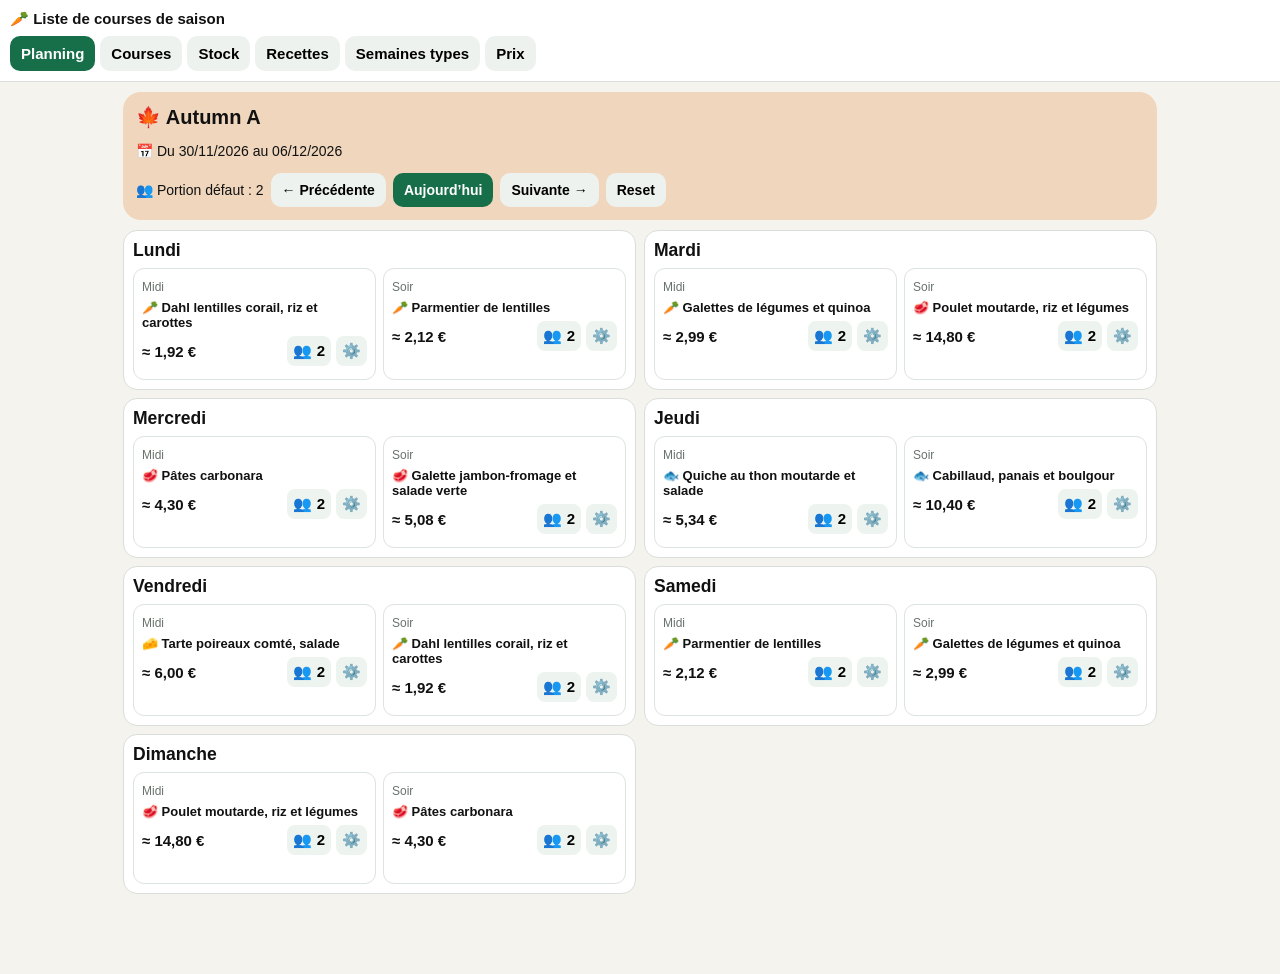
<file: liste-de-courses-de-saison-v2.0.html>
<!doctype html><html lang="fr"><head><meta charset="utf-8"><meta name="viewport" content="width=device-width,initial-scale=1,maximum-scale=1,viewport-fit=cover"><meta name="apple-mobile-web-app-capable" content="yes"><title>Liste de courses de saison</title><style>
:root{--green:#176f4a;--bg:#f5f3ed;--line:#d8ded9;--soft:#edf2ee}*{box-sizing:border-box}body{margin:0;background:var(--bg);color:#111;font-family:-apple-system,BlinkMacSystemFont,"Segoe UI",sans-serif;font-size:15px}button,input,select,textarea{font:inherit}header{position:sticky;top:0;z-index:10;background:#fff;border-bottom:1px solid #ddd;padding:10px}.brand{font-weight:900}.tabs{display:flex;gap:5px;overflow-x:auto;padding-top:8px}.btn,.tabs button{border:0;border-radius:10px;padding:9px 11px;background:var(--soft);font-weight:700;white-space:nowrap}.tabs .active,.primary{background:var(--green)!important;color:#fff}main{max-width:1050px;margin:auto;padding:10px 8px 80px}.hidden{display:none!important}.hero{border-radius:18px;padding:13px;margin-bottom:10px;font-size:14px}.hero h1{font-size:20px;margin:0}.hero h2{font-size:18px}.Spring{background:#e6f3d7}.Summer{background:#fff0b8}.Autumn{background:#efd6bd}.Winter{background:#d8eafd}.row{display:flex;align-items:center;gap:7px;flex-wrap:wrap}.grid{display:grid;gap:8px}.day,.card,.shop{background:#fff;border:1px solid var(--line);border-radius:14px;padding:9px}.day h3,.shop h3{margin:0 0 7px}.meals{display:grid;grid-template-columns:1fr 1fr;gap:7px}.meal{border:1px solid #dde3de;border-radius:11px;padding:8px;min-height:112px}.meal small,.muted{color:#68736c;font-size:12px}.meal-name{font-weight:800;margin:6px 0;font-size:13px}.meal-foot{display:flex;justify-content:space-between;align-items:center}.meal-buttons{display:flex;gap:5px}.mini{border:0;border-radius:8px;padding:6px;background:#edf4ef;font-weight:800}.tools{display:flex;gap:6px;flex-wrap:wrap;margin:9px 0}input,select,textarea{padding:9px;border:1px solid #ccd5ce;border-radius:9px;background:#fff;max-width:100%}.modal{position:fixed;inset:0;background:#10251d99;z-index:30;display:grid;place-items:end}.sheet{background:#fff;width:100%;max-height:90vh;overflow:auto;border-radius:22px 22px 0 0;padding:16px}.modal-top{display:flex;justify-content:space-between}.icon{border:0;border-radius:9px;padding:8px 11px;background:var(--soft);font-size:20px}.choice{display:block;width:100%;text-align:left;border:1px solid var(--line);border-radius:10px;background:#fff;padding:11px;margin:6px 0}.shoprow{display:grid;grid-template-columns:auto minmax(0,1fr) auto;gap:7px;align-items:center;padding:7px 0;border-bottom:1px solid #eee;font-size:13px}.shop-main{display:flex;gap:5px;align-items:baseline;flex-wrap:wrap}.subtotal{text-align:right;font-weight:800}.manual{background:#f8f2ff}.state{border:0;border-radius:999px;padding:7px 9px}.missing{background:#fde0df}.partial{background:#fff0bc}.sufficient{background:#dff5e6}.page-head{display:flex;align-items:center}.page-head h1{flex:1}.formrow{display:grid;grid-template-columns:minmax(120px,1fr) 82px 95px;gap:6px;margin:7px 0}.formrow .rayon{grid-column:1/3}.steprow{display:grid;grid-template-columns:1fr auto;gap:6px;margin:7px 0}.steprow textarea{width:100%;min-height:65px}.section{border-top:1px solid #ddd;margin-top:14px;padding-top:10px}.danger{background:#f4dddd!important}.savebar{position:sticky;bottom:0;background:#fff;padding:10px 0;border-top:1px solid #ddd}.season-options{display:flex;gap:10px;flex-wrap:wrap;margin:10px 0}.error{color:#8c201c;font-size:13px}.price-row{display:grid;grid-template-columns:1fr auto;gap:8px;align-items:center}@media(min-width:760px){.grid{grid-template-columns:1fr 1fr}.modal{place-items:center}.sheet{max-width:680px;border-radius:22px}}</style></head><body><header><div class="brand">🥕 Liste de courses de saison</div><nav class="tabs" id="tabs"></nav></header><main>
<section id="planning" class="page"><div id="planningHero"></div><div id="planningGrid" class="grid"></div></section>
<section id="courses" class="page hidden"><div class="page-head"><h1>🛒 Courses</h1><button class="btn primary" onclick="UI.addManual()">+ Ajouter</button></div><div id="courseHero"></div><div id="courseList"></div></section>
<section id="stock" class="page hidden"><h1>Stock fréquent</h1><div id="stockList" class="grid"></div></section>
<section id="recipes" class="page hidden"><div class="page-head"><h1>Recettes</h1><button class="btn primary" onclick="UI.addRecipe()">+ Ajouter</button></div><div class="tools"><input id="recipeSearch" placeholder="Rechercher"><select id="categoryFilter"><option value="">Toutes catégories</option><option>Végétarien</option><option>Viande</option><option>Poisson</option><option>Fromage</option></select><select id="seasonFilter"><option value="">Toutes saisons</option><option>Spring</option><option>Summer</option><option>Autumn</option><option>Winter</option></select></div><div id="recipeList" class="grid"></div></section>
<section id="templates" class="page hidden"><h1>Semaines types</h1><div id="templateHero"></div><div id="templateGrid" class="grid"></div></section>
<section id="prices" class="page hidden"><h1>Prix des ingrédients</h1><input id="priceSearch" placeholder="🔍 Rechercher"><div id="priceList" class="grid"></div></section>
</main><div id="modal" class="modal hidden" onclick="if(event.target===this)UI.close()"><div id="sheet" class="sheet"></div></div><script>
'use strict';
const BASE={"recipes":[{"n":"Dahl lentilles corail, riz et carottes","c":"Végétarien","t":35,"s":["Spring","Autumn","Winter"],"i":[["Lentilles corail",90,"g","Épicerie"],["Riz",80,"g","Épicerie"],["Carottes",180,"g","Fruits & légumes"]],"steps":["Faire revenir les carottes avec les épices.","Ajouter les lentilles, le lait de coco et un peu d’eau.","Mijoter 20 minutes.","Servir avec le riz cuit séparément."]},{"n":"Curry de légumes et riz","c":"Végétarien","t":35,"s":["Spring","Summer"],"i":[["Riz",80,"g","Épicerie"],["Courgettes",125,"g","Fruits & légumes"],["Carottes",75,"g","Fruits & légumes"],["Pois chiches",75,"g","Épicerie"],["Lait de coco",100,"ml","Épicerie"],["Oignon",0.5,"unité","Fruits & légumes"]],"steps":["Faire revenir l’oignon.","Ajouter courgettes et carottes.","Ajouter pois chiches et lait de coco.","Mijoter 20 minutes et servir avec le riz."]},{"n":"Chili sin carne et riz","c":"Végétarien","t":40,"s":["Spring","Summer","Autumn","Winter"],"i":[["Haricots rouges",120,"g","Épicerie"],["Riz",80,"g","Épicerie"],["Tomates concassées",150,"g","Épicerie"]],"steps":["Faire revenir oignon et poivron.","Ajouter tomates, haricots et maïs.","Assaisonner et mijoter 20 minutes.","Servir avec le riz."]},{"n":"Risotto au parmesan","c":"Végétarien","t":35,"s":["Spring","Summer","Autumn","Winter"],"i":[["Riz à risotto",90,"g","Épicerie"],["Parmesan",30,"g","Crèmerie"],["Champignons",120,"g","Fruits & légumes"]],"steps":["Faire revenir les champignons.","Nacrer le riz.","Ajouter progressivement le bouillon.","Incorporer parmesan et champignons."]},{"n":"Lasagne aux épinards et salade verte","c":"Végétarien","t":55,"s":["Spring","Summer"],"i":[["Lasagnes",100,"g","Épicerie"],["Épinards",180,"g","Fruits & légumes"],["Fromage",50,"g","Crèmerie"],["Salade verte",0.5,"unité","Fruits & légumes"]],"steps":["Préparer la garniture aux épinards.","Alterner lasagnes et garniture.","Ajouter le fromage.","Cuire 40 minutes à 180 °C et servir avec la salade."]},{"n":"Parmentier de lentilles","c":"Végétarien","t":50,"s":["Autumn","Winter"],"i":[["Lentilles vertes",90,"g","Épicerie"],["Pommes de terre",250,"g","Fruits & légumes"],["Carottes",100,"g","Fruits & légumes"]],"steps":["Cuire les lentilles avec les légumes.","Préparer la purée.","Monter le parmentier.","Gratiner 20 minutes."]},{"n":"Soupe au potiron et stracciatella","c":"Végétarien","t":35,"s":["Autumn","Winter"],"i":[["Potiron",350,"g","Fruits & légumes"],["Stracciatella",60,"g","Crèmerie"],["Pommes de terre",100,"g","Fruits & légumes"]],"steps":["Cuire potiron et pommes de terre.","Mixer finement.","Rectifier l’assaisonnement.","Ajouter la stracciatella au service."]},{"n":"Ratatouille et semoule","c":"Végétarien","t":40,"s":["Summer","Autumn"],"i":[["Aubergine",0.5,"unité","Fruits & légumes"],["Courgette",0.5,"unité","Fruits & légumes"],["Poivron",0.5,"unité","Fruits & légumes"],["Tomates",1,"unité","Fruits & légumes"],["Oignon",0.5,"unité","Fruits & légumes"],["Semoule",90,"g","Épicerie"]],"steps":["Faire revenir les légumes séparément.","Les réunir avec tomates et oignon.","Mijoter 25 minutes.","Servir avec la semoule."]},{"n":"Galettes de légumes et quinoa","c":"Végétarien","t":40,"s":["Spring","Summer","Autumn","Winter"],"i":[["Courgettes",100,"g","Fruits & légumes"],["Carottes",75,"g","Fruits & légumes"],["Quinoa",90,"g","Épicerie"],["Œufs",1,"unité","Crèmerie"],["Chapelure",25,"g","Épicerie"]],"steps":["Cuire le quinoa.","Râper et essorer les légumes.","Mélanger avec œufs et chapelure.","Former puis dorer les galettes."]},{"n":"Salade César","c":"Végétarien","t":20,"s":["Spring","Summer","Autumn"],"i":[["Salade romaine",0.5,"unité","Fruits & légumes"],["Bacon",3,"tranche","Boucherie"],["Parmesan",40,"g","Crèmerie"],["Pain",50,"g","Boulangerie"],["Œufs",1.5,"unité","Crèmerie"],["Moutarde",0.5,"c. à café","Épicerie"],["Mayonnaise",0.5,"c. à café","Épicerie"],["Jus de citron",0.5,"c. à soupe","Épicerie"]],"steps":["Griller le bacon et le pain.","Cuire les œufs.","Préparer la sauce.","Assembler tous les ingrédients."]},{"n":"Escalope milanaise et salade verte","c":"Viande","t":30,"s":["Spring","Summer","Autumn"],"i":[["Escalope de poulet",160,"g","Boucherie"],["Œufs",0.5,"unité","Crèmerie"],["Chapelure",30,"g","Épicerie"],["Parmesan",15,"g","Crèmerie"],["Farine",15,"g","Épicerie"],["Salade verte",0.5,"unité","Fruits & légumes"],["Citron",0.5,"unité","Fruits & légumes"]],"steps":["Aplatir les escalopes.","Paner avec farine, œuf et chapelure-parmesan.","Dorer des deux côtés.","Servir avec citron et salade."]},{"n":"Poulet moutarde, riz et légumes","c":"Viande","t":40,"s":["Spring","Summer","Autumn","Winter"],"i":[["Poulet",160,"g","Boucherie"],["Riz",80,"g","Épicerie"],["Haricots verts",150,"g","Fruits & légumes"],["Carottes",75,"g","Fruits & légumes"],["Crème",50,"ml","Crèmerie"],["Moutarde",1,"c. à soupe","Épicerie"]],"steps":["Colorer le poulet.","Ajouter haricots verts et carottes.","Incorporer moutarde et crème.","Mijoter puis servir avec le riz."]},{"n":"Lentilles saucisse de Morteau","c":"Viande","t":45,"s":["Autumn","Winter"],"i":[["Saucisse de Morteau",0.5,"unité","Boucherie"],["Lentilles vertes",100,"g","Épicerie"],["Carottes",100,"g","Fruits & légumes"]],"steps":["Cuire lentilles, carottes et oignon.","Ajouter la saucisse.","Mijoter jusqu’à tendreté.","Trancher et servir."]},{"n":"Burger et pommes de terre","c":"Viande","t":40,"s":["Spring","Summer","Autumn","Winter"],"i":[["Steak haché",1,"unité","Boucherie"],["Pain burger",1,"unité","Boulangerie"],["Pommes de terre",250,"g","Fruits & légumes"],["Salade verte",0.25,"unité","Fruits & légumes"]],"steps":["Cuire les pommes de terre au four.","Cuire les steaks.","Faire griller les pains.","Monter les burgers et servir."]},{"n":"Pâtes carbonara","c":"Viande","t":25,"s":["Spring","Summer","Autumn","Winter"],"i":[["Pâtes",110,"g","Épicerie"],["Lardons",80,"g","Boucherie"],["Œufs",1,"unité","Crèmerie"],["Parmesan",25,"g","Crèmerie"]],"steps":["Dorer les lardons.","Mélanger œufs et parmesan.","Ajouter les pâtes chaudes.","Incorporer la sauce hors du feu."]},{"n":"Pâtes bolognaises","c":"Viande","t":40,"s":["Spring","Summer","Autumn","Winter"],"i":[["Pâtes",110,"g","Épicerie"],["Bœuf haché",120,"g","Boucherie"],["Tomates concassées",150,"g","Épicerie"],["Carottes",100,"g","Fruits & légumes"]],"steps":["Faire revenir les légumes.","Ajouter le bœuf.","Ajouter les tomates et mijoter.","Servir avec les pâtes."]},{"n":"Croque-monsieur salade verte","c":"Viande","t":20,"s":["Spring","Summer","Autumn"],"i":[["Pain de mie",2,"unité","Boulangerie"],["Jambon",1,"unité","Boucherie"],["Fromage",40,"g","Crèmerie"],["Salade verte",0.5,"unité","Fruits & légumes"]],"steps":["Garnir les tranches.","Fermer les croques.","Cuire jusqu’à coloration.","Servir avec la salade."]},{"n":"Galette jambon-fromage et salade verte","c":"Viande","t":35,"s":["Spring","Summer","Autumn"],"i":[["Œufs",1,"unité","Crèmerie"],["Lait",150,"ml","Crèmerie"],["Jambon",1,"unité","Boucherie"],["Fromage",40,"g","Crèmerie"],["Salade verte",0.5,"unité","Fruits & légumes"]],"steps":["Réchauffer la galette.","Ajouter jambon, fromage et œuf.","Replier les bords.","Servir avec la salade."]},{"n":"Poulet rôti et légumes d'hiver","c":"Viande","t":70,"s":["Autumn","Winter"],"i":[["Poulet rôti",300,"g","Boucherie"],["Pommes de terre",200,"g","Fruits & légumes"],["Carottes",1,"unité","Fruits & légumes"],["Panais",1,"unité","Fruits & légumes"],["Oignon",0.5,"unité","Fruits & légumes"]],"steps":["Répartir les légumes dans le plat.","Déposer et assaisonner le poulet.","Ajouter un fond d’eau.","Cuire environ une heure à 190 °C."]},{"n":"Cabillaud, riz et fenouil","c":"Poisson","t":35,"s":["Spring","Summer","Autumn","Winter"],"i":[["Cabillaud",170,"g","Poissonnerie"],["Riz",80,"g","Épicerie"],["Fenouil",150,"g","Fruits & légumes"]],"steps":["Faire fondre le fenouil.","Déposer le cabillaud.","Cuire doucement à couvert.","Servir avec le riz."]},{"n":"Quiche au thon moutarde et salade","c":"Poisson","t":45,"s":["Spring","Summer","Autumn","Winter"],"i":[["Thon",100,"g","Poissonnerie"],["Pâte brisée",0.25,"unité","Épicerie"],["Œufs",1,"unité","Crèmerie"],["Salade verte",0.5,"unité","Fruits & légumes"]],"steps":["Garnir la pâte de moutarde et thon.","Verser l’appareil œufs-crème.","Ajouter le fromage.","Cuire et servir avec la salade."]},{"n":"Sardines, avocat et salade verte","c":"Poisson","t":15,"s":["Spring","Summer","Autumn"],"i":[["Sardines",0.5,"boîte","Poissonnerie"],["Avocat",0.5,"unité","Fruits & légumes"],["Épices guacamole",0.5,"sachet","Épicerie"],["Salade verte",0.5,"unité","Fruits & légumes"],["Noix",20,"g","Épicerie"],["Échalotes",1,"unité","Fruits & légumes"],["Pain complet",50,"g","Boulangerie"]],"steps":["Émincer les échalotes.","Assaisonner l’avocat.","Préparer la salade avec les noix.","Ajouter sardines et pain complet."]},{"n":"Saumon, poireaux et riz complet","c":"Poisson","t":35,"s":["Autumn","Winter"],"i":[["Saumon",170,"g","Poissonnerie"],["Poireaux",250,"g","Fruits & légumes"],["Riz complet",80,"g","Épicerie"]],"steps":["Faire fondre les poireaux.","Cuire le saumon.","Cuire le riz complet.","Servir ensemble."]},{"n":"Cabillaud, panais et boulgour","c":"Poisson","t":40,"s":["Autumn","Winter"],"i":[["Cabillaud",170,"g","Poissonnerie"],["Panais",180,"g","Fruits & légumes"],["Boulgour",80,"g","Épicerie"]],"steps":["Rôtir les panais.","Cuire le boulgour.","Cuire le cabillaud.","Assaisonner et servir."]},{"n":"Saumon, courgettes et quinoa","c":"Poisson","t":35,"s":["Spring","Summer"],"i":[["Saumon",170,"g","Poissonnerie"],["Courgettes",250,"g","Fruits & légumes"],["Quinoa",80,"g","Épicerie"]],"steps":["Cuire le quinoa.","Faire revenir les courgettes.","Cuire le saumon.","Servir ensemble."]},{"n":"Gnocchi au gorgonzola et salade verte","c":"Fromage","t":25,"s":["Spring","Summer","Autumn","Winter"],"i":[["Gnocchi",180,"g","Épicerie"],["Gorgonzola",60,"g","Crèmerie"],["Salade verte",0.5,"unité","Fruits & légumes"]],"steps":["Faire fondre le gorgonzola dans la crème.","Dorer les gnocchi.","Mélanger à la sauce.","Servir avec la salade."]},{"n":"Toast de chèvre et salade verte","c":"Fromage","t":20,"s":["Spring","Summer","Autumn"],"i":[["Pain",2,"unité","Boulangerie"],["Chèvre",70,"g","Crèmerie"],["Salade verte",0.5,"unité","Fruits & légumes"]],"steps":["Garnir le pain de chèvre.","Faire gratiner.","Préparer la salade.","Servir ensemble."]},{"n":"Tarte poireaux comté, salade","c":"Fromage","t":50,"s":["Autumn","Winter"],"i":[["Poireaux",250,"g","Fruits & légumes"],["Comté",50,"g","Crèmerie"],["Pâte brisée",0.25,"unité","Épicerie"],["Salade verte",0.5,"unité","Fruits & légumes"]],"steps":["Faire fondre les poireaux.","Garnir la pâte.","Ajouter l’appareil et le comté.","Cuire et servir avec la salade."]},{"n":"Gratin courge comté","c":"Fromage","t":50,"s":["Autumn","Winter"],"i":[["Courge",350,"g","Fruits & légumes"],["Comté",60,"g","Crèmerie"],["Crème",50,"ml","Crèmerie"]],"steps":["Précuire courge et pommes de terre.","Disposer dans un plat.","Ajouter crème et comté.","Gratiner au four."]},{"n":"Quiche épinards fromage","c":"Fromage","t":45,"s":["Spring","Summer"],"i":[["Épinards",180,"g","Fruits & légumes"],["Fromage",50,"g","Crèmerie"],["Pâte brisée",0.25,"unité","Épicerie"],["Œufs",1,"unité","Crèmerie"]],"steps":["Préparer les épinards.","Garnir la pâte.","Verser l’appareil et le fromage.","Cuire et servir avec la salade."]},{"n":"Gratin poireaux fromage","c":"Fromage","t":45,"s":["Autumn","Winter"],"i":[["Poireaux",300,"g","Fruits & légumes"],["Fromage",60,"g","Crèmerie"],["Pommes de terre",180,"g","Fruits & légumes"]],"steps":["Cuire poireaux et pommes de terre.","Disposer dans un plat.","Ajouter béchamel et fromage.","Gratiner au four."]}],"prices":{"Riz":[2.3,"kg"],"Pâtes":[2.2,"kg"],"Riz complet":[3.2,"kg"],"Riz à risotto":[4.0,"kg"],"Quinoa":[6.5,"kg"],"Semoule":[2.8,"kg"],"Lentilles corail":[4.2,"kg"],"Lentilles vertes":[3.8,"kg"],"Haricots rouges":[4.0,"kg"],"Tomates concassées":[3.0,"kg"],"Lait de coco":[4.5,"L"],"Boulgour":[3.3,"kg"],"Carottes":[2.2,"kg"],"Pommes de terre":[2.0,"kg"],"Salade verte":[1.4,"unité"],"Potiron":[2.8,"kg"],"Courge":[2.8,"kg"],"Épinards":[5.0,"kg"],"Champignons":[7.0,"kg"],"Fenouil":[3.5,"kg"],"Panais":[3.8,"kg"],"Poireaux":[3.0,"kg"],"Courgettes":[3.5,"kg"],"Avocat":[1.3,"unité"],"Parmesan":[22,"kg"],"Fromage":[17.2,"kg"],"Stracciatella":[22,"kg"],"Œufs":[0.32,"unité"],"Escalope":[16,"kg"],"Poulet":[12.2,"kg"],"Saucisse de Morteau":[5.5,"unité"],"Steak haché":[2.8,"unité"],"Lardons":[13,"kg"],"Bœuf haché":[19.1,"kg"],"Jambon":[0.65,"unité"],"Poulet rôti":[10,"kg"],"Cabillaud":[25,"kg"],"Thon":[12,"kg"],"Sardines":[10,"kg"],"Saumon":[22,"kg"],"Gnocchi":[4,"kg"],"Gorgonzola":[20,"kg"],"Chèvre":[20,"kg"],"Comté":[22,"kg"],"Crème":[4,"L"],"Lait":[1.2,"L"],"Pain burger":[0.6,"unité"],"Pain de mie":[0.18,"unité"],"Pain":[0.3,"unité"],"Pâte brisée":[1.8,"unité"],"Lasagnes":[3.8,"kg"],"Croûtons":[8,"kg"],"Chapelure":[3,"kg"],"Pois chiches":[4,"kg"],"Oignon":[0.8,"unité"],"Haricots verts":[6,"kg"],"Bacon":[0.55,"unité"],"Noix":[14,"kg"],"Pain complet":[5,"kg"],"Échalotes":[0.4,"unité"],"Aubergine":[1.2,"unité"],"Courgette":[0.9,"unité"],"Poivron":[1.2,"unité"],"Tomates":[0.6,"unité"],"Salade romaine":[1.8,"unité"],"Mayonnaise":[3,"kg"],"Moutarde":[4,"kg"],"Jus de citron":[4,"L"],"Escalope de poulet":[16,"kg"],"Farine":[1.2,"kg"],"Épices guacamole":[1.2,"unité"]},"templates":{"Spring A":["Dahl lentilles corail, riz et carottes","Risotto au parmesan","Salade César","Burger et pommes de terre","Croque-monsieur salade verte","Quiche au thon moutarde et salade","Gnocchi au gorgonzola et salade verte","Dahl lentilles corail, riz et carottes","Risotto au parmesan","Salade César","Burger et pommes de terre","Croque-monsieur salade verte","Quiche au thon moutarde et salade","Gnocchi au gorgonzola et salade verte"],"Spring B":["Galettes de légumes et quinoa","Poulet moutarde, riz et légumes","Pâtes bolognaises","Cabillaud, riz et fenouil","Saumon, courgettes et quinoa","Quiche épinards fromage","Chili sin carne et riz","Galettes de légumes et quinoa","Poulet moutarde, riz et légumes","Pâtes bolognaises","Cabillaud, riz et fenouil","Saumon, courgettes et quinoa","Quiche épinards fromage","Chili sin carne et riz"],"Spring C":["Pâtes carbonara","Galette jambon-fromage et salade verte","Sardines, avocat et salade verte","Toast de chèvre et salade verte","Curry de légumes et riz","Lasagne aux épinards et salade verte","Escalope milanaise et salade verte","Pâtes carbonara","Galette jambon-fromage et salade verte","Sardines, avocat et salade verte","Toast de chèvre et salade verte","Curry de légumes et riz","Lasagne aux épinards et salade verte","Escalope milanaise et salade verte"],"Spring D":["Quiche au thon moutarde et salade","Gnocchi au gorgonzola et salade verte","Dahl lentilles corail, riz et carottes","Risotto au parmesan","Salade César","Burger et pommes de terre","Croque-monsieur salade verte","Quiche au thon moutarde et salade","Gnocchi au gorgonzola et salade verte","Dahl lentilles corail, riz et carottes","Risotto au parmesan","Salade César","Burger et pommes de terre","Croque-monsieur salade verte"],"Summer A":["Curry de légumes et riz","Lasagne aux épinards et salade verte","Salade César","Burger et pommes de terre","Croque-monsieur salade verte","Quiche au thon moutarde et salade","Gnocchi au gorgonzola et salade verte","Curry de légumes et riz","Lasagne aux épinards et salade verte","Salade César","Burger et pommes de terre","Croque-monsieur salade verte","Quiche au thon moutarde et salade","Gnocchi au gorgonzola et salade verte"],"Summer B":["Galettes de légumes et quinoa","Poulet moutarde, riz et légumes","Pâtes bolognaises","Cabillaud, riz et fenouil","Saumon, courgettes et quinoa","Quiche épinards fromage","Risotto au parmesan","Galettes de légumes et quinoa","Poulet moutarde, riz et légumes","Pâtes bolognaises","Cabillaud, riz et fenouil","Saumon, courgettes et quinoa","Quiche épinards fromage","Risotto au parmesan"],"Summer C":["Pâtes carbonara","Galette jambon-fromage et salade verte","Sardines, avocat et salade verte","Toast de chèvre et salade verte","Chili sin carne et riz","Ratatouille et semoule","Escalope milanaise et salade verte","Pâtes carbonara","Galette jambon-fromage et salade verte","Sardines, avocat et salade verte","Toast de chèvre et salade verte","Chili sin carne et riz","Ratatouille et semoule","Escalope milanaise et salade verte"],"Summer D":["Quiche au thon moutarde et salade","Gnocchi au gorgonzola et salade verte","Curry de légumes et riz","Lasagne aux épinards et salade verte","Salade César","Burger et pommes de terre","Croque-monsieur salade verte","Quiche au thon moutarde et salade","Gnocchi au gorgonzola et salade verte","Curry de légumes et riz","Lasagne aux épinards et salade verte","Salade César","Burger et pommes de terre","Croque-monsieur salade verte"],"Autumn A":["Dahl lentilles corail, riz et carottes","Parmentier de lentilles","Galettes de légumes et quinoa","Poulet moutarde, riz et légumes","Pâtes carbonara","Galette jambon-fromage et salade verte","Quiche au thon moutarde et salade","Cabillaud, panais et boulgour","Tarte poireaux comté, salade","Dahl lentilles corail, riz et carottes","Parmentier de lentilles","Galettes de légumes et quinoa","Poulet moutarde, riz et légumes","Pâtes carbonara"],"Autumn B":["Ratatouille et semoule","Escalope milanaise et salade verte","Burger et pommes de terre","Croque-monsieur salade verte","Cabillaud, riz et fenouil","Saumon, poireaux et riz complet","Toast de chèvre et salade verte","Gratin poireaux fromage","Risotto au parmesan","Ratatouille et semoule","Escalope milanaise et salade verte","Burger et pommes de terre","Croque-monsieur salade verte","Cabillaud, riz et fenouil"],"Autumn C":["Lentilles saucisse de Morteau","Pâtes bolognaises","Poulet rôti et légumes d'hiver","Sardines, avocat et salade verte","Gnocchi au gorgonzola et salade verte","Gratin courge comté","Chili sin carne et riz","Soupe au potiron et stracciatella","Salade César","Lentilles saucisse de Morteau","Pâtes bolognaises","Poulet rôti et légumes d'hiver","Sardines, avocat et salade verte","Gnocchi au gorgonzola et salade verte"],"Autumn D":["Galette jambon-fromage et salade verte","Quiche au thon moutarde et salade","Cabillaud, panais et boulgour","Tarte poireaux comté, salade","Dahl lentilles corail, riz et carottes","Parmentier de lentilles","Galettes de légumes et quinoa","Poulet moutarde, riz et légumes","Pâtes carbonara","Galette jambon-fromage et salade verte","Quiche au thon moutarde et salade","Cabillaud, panais et boulgour","Tarte poireaux comté, salade","Dahl lentilles corail, riz et carottes"],"Winter A":["Dahl lentilles corail, riz et carottes","Parmentier de lentilles","Poulet moutarde, riz et légumes","Pâtes carbonara","Cabillaud, riz et fenouil","Cabillaud, panais et boulgour","Gratin courge comté","Chili sin carne et riz","Soupe au potiron et stracciatella","Lentilles saucisse de Morteau","Pâtes bolognaises","Quiche au thon moutarde et salade","Gnocchi au gorgonzola et salade verte","Gratin poireaux fromage"],"Winter B":["Galettes de légumes et quinoa","Burger et pommes de terre","Poulet rôti et légumes d'hiver","Saumon, poireaux et riz complet","Tarte poireaux comté, salade","Dahl lentilles corail, riz et carottes","Parmentier de lentilles","Poulet moutarde, riz et légumes","Pâtes carbonara","Cabillaud, riz et fenouil","Cabillaud, panais et boulgour","Gratin courge comté","Chili sin carne et riz","Soupe au potiron et stracciatella"],"Winter C":["Pâtes bolognaises","Quiche au thon moutarde et salade","Gnocchi au gorgonzola et salade verte","Gratin poireaux fromage","Risotto au parmesan","Galettes de légumes et quinoa","Burger et pommes de terre","Poulet rôti et légumes d'hiver","Saumon, poireaux et riz complet","Tarte poireaux comté, salade","Dahl lentilles corail, riz et carottes","Parmentier de lentilles","Poulet moutarde, riz et légumes","Pâtes carbonara"],"Winter D":["Cabillaud, panais et boulgour","Gratin courge comté","Chili sin carne et riz","Soupe au potiron et stracciatella","Lentilles saucisse de Morteau","Pâtes bolognaises","Quiche au thon moutarde et salade","Gnocchi au gorgonzola et salade verte","Gratin poireaux fromage","Risotto au parmesan","Galettes de légumes et quinoa","Burger et pommes de terre","Poulet rôti et légumes d'hiver","Saumon, poireaux et riz complet"]}};
const ICON={Végétarien:'🥕',Viande:'🥩',Poisson:'🐟',Fromage:'🧀'},SICON={Spring:'🌼',Summer:'☀️',Autumn:'🍁',Winter:'❄️'},DAYS=['Lundi','Mardi','Mercredi','Jeudi','Vendredi','Samedi','Dimanche'];
const Store={key:'grocerySeasonV2',load(){let x=JSON.parse(localStorage.getItem(this.key)||'null');return x||{visible:mondayISO(new Date()),portion:2,weeks:{},templates:structuredClone(BASE.templates),recipes:structuredClone(BASE.recipes),prices:structuredClone(BASE.prices),stock:{},manual:{},checks:{}}},save(){localStorage.setItem(this.key,JSON.stringify(App.state))}};
function mondayISO(d){d=new Date(d);let g=d.getDay()||7;d.setDate(d.getDate()-g+1);d.setHours(12,0,0,0);return localISO(d)}function localISO(d){return d.getFullYear()+'-'+String(d.getMonth()+1).padStart(2,'0')+'-'+String(d.getDate()).padStart(2,'0')}function dateOf(s){return new Date(s+'T12:00:00')}function addDays(d,n){let x=new Date(d);x.setDate(x.getDate()+n);return x}function season(d){let m=d.getMonth()+1;return m>=3&&m<=5?'Spring':m>=6&&m<=8?'Summer':m>=9&&m<=11?'Autumn':'Winter'}function euro(n){return '≈ '+n.toFixed(2).replace('.',',')+' €'}function esc(s){return String(s??'').replaceAll('&','&amp;').replaceAll('"','&quot;').replaceAll('<','&lt;')}
const App={state:null,init(){this.state=Store.load();this.migrate();UI.init()},migrate(){this.state.recipes=this.state.recipes.filter((r,i,a)=>a.findIndex(x=>x.n===r.n)===i);for(const r of this.state.recipes)for(const i of r.i){if(!this.state.stock[i[0]])this.state.stock[i[0]]='missing';if(!this.state.prices[i[0]])this.state.prices[i[0]]=[0,i[2]==='g'?'kg':i[2]==='ml'?'L':'unité']}Store.save()},recipe(n){return this.state.recipes.find(r=>r.n===n)},week(){let k=this.state.visible;return this.state.weeks[k]||(this.state.weeks[k]={base:season(dateOf(k))+' A',overrides:{},portions:{}})},meal(i){let w=this.week();return Object.hasOwn(w.overrides,i)?w.overrides[i]:this.state.templates[w.base][i]},cost(r,p){return r.i.reduce((s,x)=>{let z=this.state.prices[x[0]]||[0];return s+z[0]*((x[2]==='g'||x[2]==='ml')?x[1]*p/1000:x[1]*p)},0)}};
const UI={page:'planning',current:null,init(){let labels=[['planning','Planning'],['courses','Courses'],['stock','Stock'],['recipes','Recettes'],['templates','Semaines types'],['prices','Prix']];tabs.innerHTML=labels.map((x,i)=>`<button data-page="${x[0]}" class="${i?'':'active'}">${x[1]}</button>`).join('');tabs.onclick=e=>{let b=e.target.closest('button');if(b)this.show(b.dataset.page)};recipeSearch.oninput=categoryFilter.onchange=seasonFilter.onchange=()=>this.renderRecipes();priceSearch.oninput=()=>this.renderPrices();this.renderPlanning();this.renderRecipes()},show(p){this.page=p;document.querySelectorAll('.page').forEach(x=>x.classList.toggle('hidden',x.id!==p));document.querySelectorAll('#tabs button').forEach(x=>x.classList.toggle('active',x.dataset.page===p));this['render'+p[0].toUpperCase()+p.slice(1)]?.()},open(body){sheet.innerHTML=body;modal.classList.remove('hidden')},close(){modal.classList.add('hidden')},top(edit=''){return `<div class="modal-top">${edit?`<button class="icon" onclick="${edit}">✏️</button>`:'<span></span>'}<button class="icon" onclick="UI.close()">↩</button></div>`},renderPlanning(){let d=dateOf(App.state.visible),w=App.week(),s=w.base.split(' ')[0];planningHero.innerHTML=`<div class="hero ${s}"><h1>${SICON[s]} ${w.base}</h1><p>📅 Du ${d.toLocaleDateString('fr-FR')} au ${addDays(d,6).toLocaleDateString('fr-FR')}</p><div class="row"><span>👥 Portion défaut : ${App.state.portion}</span><button class="btn" onclick="UI.moveWeek(-1)">← Précédente</button><button class="btn primary" onclick="UI.today()">Aujourd’hui</button><button class="btn" onclick="UI.moveWeek(1)">Suivante →</button><button class="btn" onclick="UI.resetWeek()">Reset</button></div></div>`;planningGrid.innerHTML=DAYS.map((day,di)=>`<article class="day"><h3>${day}</h3><div class="meals">${[0,1].map(mi=>this.mealCard(di*2+mi,mi?'Soir':'Midi')).join('')}</div></article>`).join('')},mealCard(i,label){let n=App.meal(i),r=App.recipe(n),p=App.week().portions[i]??App.state.portion;return `<div class="meal"><small>${label}</small><div class="meal-name">${r?ICON[r.c]+' '+r.n:'🍽️ RepasLibre'}</div><div class="meal-foot"><b>${r?euro(App.cost(r,p)):'-'}</b><div class="meal-buttons"><button class="mini" onclick="UI.portion(${i})">👥 ${r?p:0}</button><button class="mini" onclick="UI.mealMenu(${i})">⚙️</button></div></div></div>`},moveWeek(n){App.state.visible=localISO(addDays(dateOf(App.state.visible),7*n));Store.save();this.renderPlanning()},today(){App.state.visible=mondayISO(new Date());Store.save();this.renderPlanning()},resetWeek(){delete App.state.weeks[App.state.visible];Store.save();this.renderPlanning();this.renderCourses()},portion(i){let p=App.week().portions[i]??App.state.portion;this.open(this.top()+`<h2>Portions</h2><div class="row"><button class="btn" onclick="UI.changePortion(${i},-1)">−</button><b id="portionValue">${p}</b><button class="btn" onclick="UI.changePortion(${i},1)">+</button></div>`)},changePortion(i,d){App.week().portions[i]=Math.max(1,Math.min(8,(App.week().portions[i]??App.state.portion)+d));portionValue.textContent=App.week().portions[i];Store.save();this.renderPlanning()},mealMenu(i){let n=App.meal(i),r=App.recipe(n);this.open(this.top()+`<h2>${n}</h2>${r?`<button class="choice" onclick="UI.openRecipe('${encodeURIComponent(n)}',${App.week().portions[i]??App.state.portion})">📖 Voir la recette</button>`:''}<button class="choice" onclick="UI.picker(${i},false)">🔄 Remplacer</button><button class="choice" onclick="UI.setMeal(${i},'RepasLibre')">🍽️ RepasLibre</button>`)},picker(i,tpl){let target=tpl?document.getElementById('templateSelect').value:App.week().base,s=target.split(' ')[0];this.open(this.top()+`<h2>Choisir un repas</h2>${App.state.recipes.filter(r=>r.s.includes(s)).map(r=>`<button class="choice" onclick="UI.${tpl?'setTemplate':'setMeal'}(${i},'${encodeURIComponent(r.n)}')">${ICON[r.c]} ${r.n}</button>`).join('')}`)},setMeal(i,n){App.week().overrides[i]=decodeURIComponent(n);Store.save();this.close();this.renderPlanning();this.renderCourses()},setTemplate(i,n){App.state.templates[templateSelect.value][i]=decodeURIComponent(n);Store.save();this.close();this.renderTemplates()},aggregate(){let m={};for(let i=0;i<14;i++){let r=App.recipe(App.meal(i));if(!r)continue;let p=App.week().portions[i]??App.state.portion;for(const x of r.i){let k=x[0]+'|'+x[2];(m[k]??={a:x[0],q:0,u:x[2],g:x[3]}).q+=x[1]*p}}return Object.values(m)},renderCourses(){let groups={},total=0;for(const x of this.aggregate()){let state=App.state.stock[x.a]||'missing';if(state==='sufficient')continue;let factor=state==='partial'?.5:1;x.buy=x.q*factor;let p=App.state.prices[x.a]||[0,'unité'];x.cost=p[0]*((x.u==='g'||x.u==='ml')?x.buy/1000:x.buy);total+=x.cost;(groups[x.g]??=[]).push(x)}let manual=App.state.manual[App.state.visible]||[];manual.forEach((a,i)=>(groups['Ajouts manuels']??=[]).push({a,manual:i,cost:0}));courseHero.innerHTML=`<div class="hero ${App.week().base.split(' ')[0]}"><h2>Total estimé : ${euro(total)}</h2><p>Les ajouts manuels sont exclus du total.</p></div>`;courseList.innerHTML=Object.entries(groups).map(([g,a])=>`<div class="shop ${g==='Ajouts manuels'?'manual':''}"><h3>${g}</h3>${a.map(x=>{let key=App.state.visible+'|'+g+'|'+x.a;return `<div class="shoprow"><input type="checkbox" ${App.state.checks[key]?'checked':''} onchange="App.state.checks['${key.replaceAll("'","\\'")}']=this.checked;Store.save()"><div class="shop-main"><b>${x.a}${x.manual===undefined?' : '+this.qty(x.buy,x.u):''}</b>${x.manual===undefined?`<span class="muted">(${(App.state.prices[x.a]?.[0]||0).toFixed(2).replace('.',',')} €/${App.state.prices[x.a]?.[1]||'unité'})</span>`:''}</div><div>${x.manual===undefined?`<b>${euro(x.cost)}</b>`:`<button class="btn danger" onclick="UI.deleteManual(${x.manual})">×</button>`}</div></div>`}).join('')}<p class="subtotal">${g==='Ajouts manuels'?'Non inclus dans le total':euro(a.reduce((z,x)=>z+x.cost,0))}</p></div>`).join('')},qty(q,u){return ((u==='g'||u==='ml')?Math.ceil(q/50)*50:Math.ceil(q))+' '+u},addManual(){this.open(this.top()+`<h2>Ajouter un article</h2><input id="manualName" style="width:100%" placeholder="Ex. 1 rouleau de papier cuisson"><button class="btn primary" onclick="UI.saveManual()">Ajouter</button>`)},saveManual(){let v=manualName.value.trim();if(!v)return;(App.state.manual[App.state.visible]??=[]).push(v);Store.save();this.close();this.renderCourses()},deleteManual(i){App.state.manual[App.state.visible].splice(i,1);Store.save();this.renderCourses()},renderStock(){stockList.innerHTML=Object.keys(App.state.stock).sort().map(n=>`<div class="card"><b>${n}</b><button class="state ${App.state.stock[n]}" style="float:right" onclick="UI.cycleStock('${encodeURIComponent(n)}')">${{missing:'Manquant',partial:'À compléter',sufficient:'Suffisant'}[App.state.stock[n]]}</button></div>`).join('')},cycleStock(n){n=decodeURIComponent(n);App.state.stock[n]={missing:'partial',partial:'sufficient',sufficient:'missing'}[App.state.stock[n]];Store.save();this.renderStock()},renderRecipes(){let q=(recipeSearch.value||'').toLowerCase(),c=categoryFilter.value,s=seasonFilter.value;recipeList.innerHTML=App.state.recipes.filter(r=>r.n.toLowerCase().includes(q)&&(!c||r.c===c)&&(!s||r.s.includes(s))).map(r=>`<div class="card" onclick="UI.openRecipe('${encodeURIComponent(r.n)}',2)"><b>${ICON[r.c]} ${r.n}</b><p>⏱️ ${r.t} min · ${euro(App.cost(r,2))}</p></div>`).join('')},openRecipe(n,p=2){let r=App.recipe(decodeURIComponent(n));this.current=r;this.open(this.top('UI.editRecipe()')+`<h2>${ICON[r.c]} ${r.n}</h2><p>⏱️ ${r.t} min · ${euro(App.cost(r,p))}</p><h3>Ingrédients pour ${p} personnes</h3><ul>${r.i.map(x=>`<li><b>${Math.round(x[1]*p*100)/100} ${x[2]}</b> de ${x[0]}</li>`).join('')}</ul><h3>Procédure</h3><ol>${r.steps.map(x=>`<li>${x}</li>`).join('')}</ol>`)},ingredientRow(x=['',0,'g','Épicerie']){return `<div class="formrow"><input class="i-name" value="${esc(x[0])}" placeholder="Ingrédient"><input class="i-qty" type="number" min=".01" step=".01" value="${x[1]||''}" placeholder="Qté"><select class="i-unit">${['g','ml','unité','tranche','boîte','sachet','branche','c. à café','c. à soupe'].map(u=>`<option ${u===x[2]?'selected':''}>${u}</option>`).join('')}</select><select class="i-ray rayon">${['Fruits & légumes','Boucherie','Poissonnerie','Crèmerie','Épicerie','Surgelés','Boulangerie'].map(g=>`<option ${g===x[3]?'selected':''}>${g}</option>`).join('')}</select><button class="btn danger" onclick="this.parentElement.remove()">×</button></div>`},stepRow(v=''){return `<div class="steprow"><textarea class="step-input">${esc(v)}</textarea><button class="btn danger" onclick="this.parentElement.remove()">×</button></div>`},editRecipe(){this.editor(this.current,false)},addRecipe(){this.editor({n:'',c:'Végétarien',t:30,s:[],i:[['',0,'g','Épicerie']],steps:['']},true)},editor(r,isNew){this.current=r;this.open(this.top()+`<h2>${isNew?'Ajouter une recette':'Modifier la recette'}</h2>${isNew?`<label>Nom *<br><input id="editName" style="width:100%"></label><div class="tools"><select id="editCategory"><option>Végétarien</option><option>Viande</option><option>Poisson</option><option>Fromage</option></select><label>Temps * <input id="editTime" type="number" min="1" value="30" style="width:80px"></label></div><div class="season-options">${Object.keys(SICON).map(s=>`<label><input type="checkbox" class="season-check" value="${s}"> ${SICON[s]} ${s}</label>`).join('')}</div>`:''}<div class="section"><h3>Ingrédients pour 2 personnes</h3><div id="ingredientRows">${r.i.map(x=>this.ingredientRow([x[0],x[1]*2,x[2],x[3]])).join('')}</div><button class="btn" onclick="ingredientRows.insertAdjacentHTML('beforeend',UI.ingredientRow())">+ Ingrédient</button></div><div class="section"><h3>Procédure</h3><div id="stepRows">${r.steps.map(x=>this.stepRow(x)).join('')}</div><button class="btn" onclick="stepRows.insertAdjacentHTML('beforeend',UI.stepRow())">+ Étape</button></div><p id="editorError" class="error"></p><div class="savebar"><button class="btn primary" onclick="UI.saveRecipe(${isNew})">Enregistrer</button></div>`)},saveRecipe(isNew){let ingredients=[...document.querySelectorAll('.formrow')].map(x=>[x.querySelector('.i-name').value.trim(),+x.querySelector('.i-qty').value/2,x.querySelector('.i-unit').value,x.querySelector('.i-ray').value]),steps=[...document.querySelectorAll('.step-input')].map(x=>x.value.trim()).filter(Boolean);if(!ingredients.length||ingredients.some(x=>!x[0]||!(x[1]>0))||!steps.length){editorError.textContent='Tous les ingrédients, quantités et au moins une étape sont obligatoires.';return}if(isNew){let name=editName.value.trim(),ss=[...document.querySelectorAll('.season-check:checked')].map(x=>x.value),t=+editTime.value;if(!name||!ss.length||!t){editorError.textContent='Nom, catégorie, temps et au moins une saison sont obligatoires.';return}if(App.state.recipes.some(x=>x.n.toLowerCase()===name.toLowerCase())){editorError.textContent='Cette recette existe déjà.';return}this.current={n:name,c:editCategory.value,t,s:ss,i:ingredients,steps};App.state.recipes.push(this.current)}else{this.current.i=ingredients;this.current.steps=steps}for(const x of ingredients){if(!App.state.stock[x[0]])App.state.stock[x[0]]='missing';if(!App.state.prices[x[0]])App.state.prices[x[0]]=[0,x[2]==='g'?'kg':x[2]==='ml'?'L':'unité']}Store.save();this.close();this.renderRecipes();this.renderPlanning()},renderTemplates(){let w=document.getElementById('templateSelect')?.value||App.week().base,s=w.split(' ')[0];templateHero.innerHTML=`<div class="hero ${s}"><select id="templateSelect">${Object.keys(App.state.templates).map(x=>`<option ${x===w?'selected':''}>${x}</option>`).join('')}</select></div>`;templateSelect.onchange=()=>this.renderTemplates();templateGrid.innerHTML=DAYS.map((d,di)=>`<article class="day"><h3>${d}</h3><div class="meals">${[0,1].map(mi=>{let i=di*2+mi,r=App.recipe(App.state.templates[w][i]);return `<div class="meal" onclick="UI.picker(${i},true)"><small>${mi?'Soir':'Midi'}</small><div class="meal-name">${ICON[r.c]} ${r.n}</div></div>`}).join('')}</div></article>`).join('')},renderPrices(){let q=(priceSearch.value||'').toLowerCase();priceList.innerHTML=Object.keys(App.state.prices).filter(n=>n.toLowerCase().includes(q)).sort().map(n=>`<div class="card price-row"><b>${n}</b><span><input type="number" step=".01" value="${App.state.prices[n][0]}" style="width:75px" onchange="App.state.prices['${n.replaceAll("'","\\'")}'][0]=+this.value;Store.save();UI.renderRecipes()"> €/${App.state.prices[n][1]}</span></div>`).join('')}};
App.init();
</script></body></html>
</file>
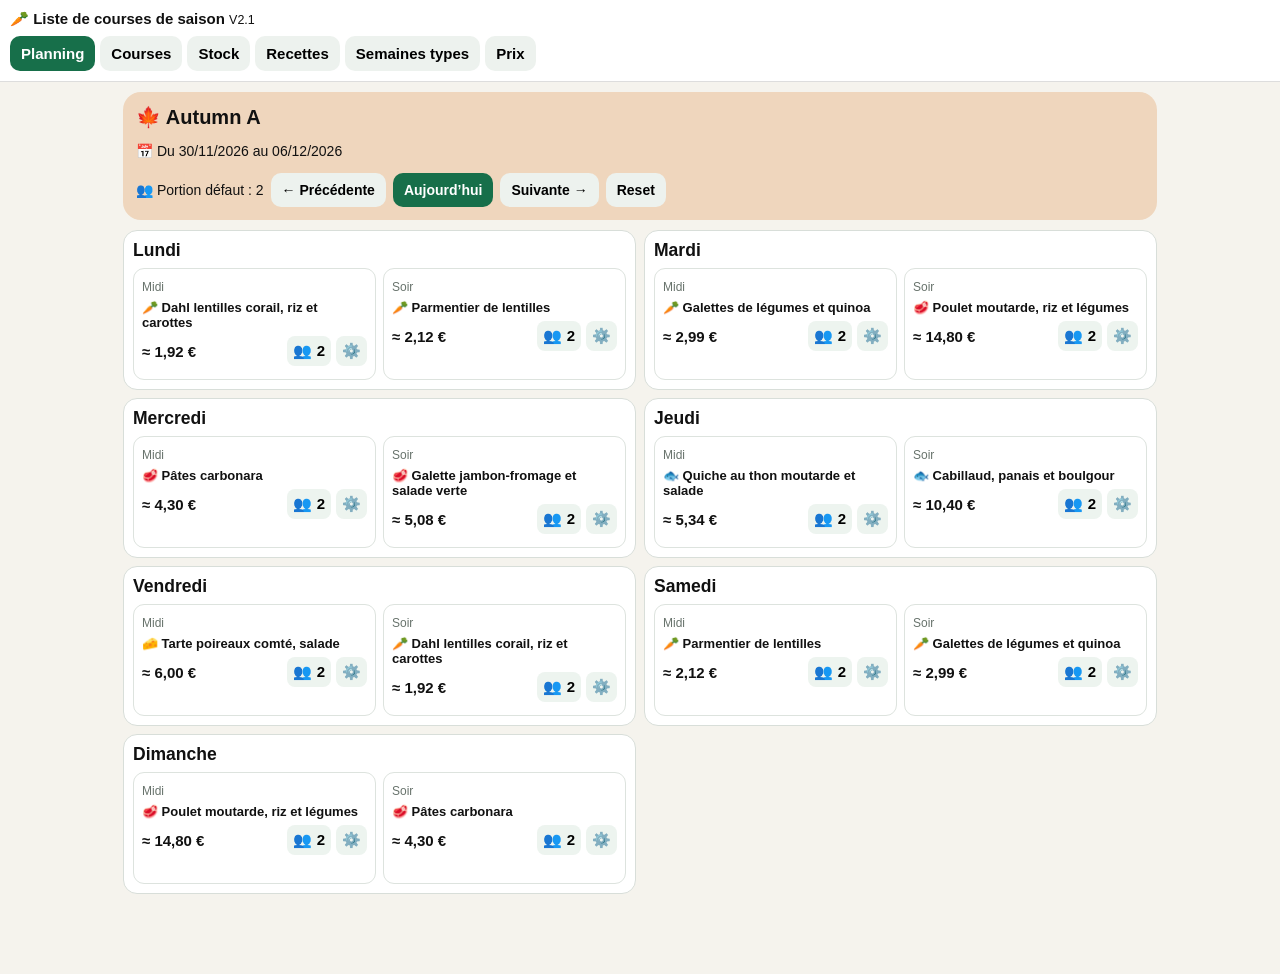
<file: liste-de-courses-de-saison-v2.1.html>
<!doctype html><html lang="fr"><head><meta charset="utf-8"><meta name="viewport" content="width=device-width,initial-scale=1,maximum-scale=1,viewport-fit=cover"><meta name="apple-mobile-web-app-capable" content="yes"><title>Liste de courses de saison V2.1</title><style>
:root{--green:#176f4a;--bg:#f5f3ed;--line:#d8ded9;--soft:#edf2ee}*{box-sizing:border-box}body{margin:0;background:var(--bg);color:#111;font-family:-apple-system,BlinkMacSystemFont,"Segoe UI",sans-serif;font-size:15px}button,input,select,textarea{font:inherit}header{position:sticky;top:0;z-index:10;background:#fff;border-bottom:1px solid #ddd;padding:10px}.brand{font-weight:900}.tabs{display:flex;gap:5px;overflow-x:auto;padding-top:8px}.btn,.tabs button{border:0;border-radius:10px;padding:9px 11px;background:var(--soft);font-weight:700;white-space:nowrap}.tabs .active,.primary{background:var(--green)!important;color:#fff}main{max-width:1050px;margin:auto;padding:10px 8px 80px}.hidden{display:none!important}.hero{border-radius:18px;padding:13px;margin-bottom:10px;font-size:14px}.hero h1{font-size:20px;margin:0}.hero h2{font-size:18px}.Spring{background:#e6f3d7}.Summer{background:#fff0b8}.Autumn{background:#efd6bd}.Winter{background:#d8eafd}.row{display:flex;align-items:center;gap:7px;flex-wrap:wrap}.grid{display:grid;gap:8px}.day,.card,.shop{background:#fff;border:1px solid var(--line);border-radius:14px;padding:9px}.day h3,.shop h3{margin:0 0 7px}.meals{display:grid;grid-template-columns:1fr 1fr;gap:7px}.meal{border:1px solid #dde3de;border-radius:11px;padding:8px;min-height:112px}.meal small,.muted{color:#68736c;font-size:12px}.meal-name{font-weight:800;margin:6px 0;font-size:13px}.meal-foot{display:flex;justify-content:space-between;align-items:center}.meal-buttons{display:flex;gap:5px}.mini{border:0;border-radius:8px;padding:6px;background:#edf4ef;font-weight:800}.tools{display:flex;gap:6px;flex-wrap:wrap;margin:9px 0}input,select,textarea{padding:9px;border:1px solid #ccd5ce;border-radius:9px;background:#fff;max-width:100%}.modal{position:fixed;inset:0;background:#10251d99;z-index:30;display:grid;place-items:end}.sheet{background:#fff;width:100%;max-height:90vh;overflow:auto;border-radius:22px 22px 0 0;padding:16px}.modal-top{display:flex;justify-content:space-between}.icon{border:0;border-radius:9px;padding:8px 11px;background:var(--soft);font-size:20px}.choice{display:block;width:100%;text-align:left;border:1px solid var(--line);border-radius:10px;background:#fff;padding:11px;margin:6px 0}.shoprow{display:grid;grid-template-columns:auto minmax(0,1fr) auto;gap:7px;align-items:center;padding:7px 0;border-bottom:1px solid #eee;font-size:13px}.shop-main{display:flex;gap:5px;align-items:baseline;flex-wrap:wrap}.subtotal{text-align:right;font-weight:800}.manual{background:#f8f2ff}.state{border:0;border-radius:999px;padding:7px 9px}.missing{background:#fde0df}.partial{background:#fff0bc}.sufficient{background:#dff5e6}.page-head{display:flex;align-items:center}.page-head h1{flex:1}.formrow{display:grid;grid-template-columns:minmax(120px,1fr) 82px 95px;gap:6px;margin:7px 0}.formrow .rayon{grid-column:1/3}.steprow{display:grid;grid-template-columns:1fr auto;gap:6px;margin:7px 0}.steprow textarea{width:100%;min-height:65px}.section{border-top:1px solid #ddd;margin-top:14px;padding-top:10px}.danger{background:#f4dddd!important}.savebar{position:sticky;bottom:0;background:#fff;padding:10px 0;border-top:1px solid #ddd}.season-options{display:flex;gap:10px;flex-wrap:wrap;margin:10px 0}.error{color:#8c201c;font-size:13px}.price-row{display:grid;grid-template-columns:1fr auto;gap:8px;align-items:center}@media(min-width:760px){.grid{grid-template-columns:1fr 1fr}.modal{place-items:center}.sheet{max-width:680px;border-radius:22px}}</style></head><body><header><div class="brand">🥕 Liste de courses de saison <small style="font-weight:500">V2.1</small></div><nav class="tabs" id="tabs"></nav></header><main>
<section id="planning" class="page"><div id="planningHero"></div><div id="planningGrid" class="grid"></div></section>
<section id="courses" class="page hidden"><div class="page-head"><h1>🛒 Courses</h1><button class="btn primary" onclick="UI.addManual()">+ Ajouter</button></div><div id="courseHero"></div><div id="courseList"></div></section>
<section id="stock" class="page hidden"><h1>Stock fréquent</h1><div id="stockList" class="grid"></div></section>
<section id="recipes" class="page hidden"><div class="page-head"><h1>Recettes</h1><button class="btn primary" onclick="UI.addRecipe()">+ Ajouter</button></div><div class="tools"><input id="recipeSearch" placeholder="Rechercher"><select id="categoryFilter"><option value="">Toutes catégories</option><option>Végétarien</option><option>Viande</option><option>Poisson</option><option>Fromage</option></select><select id="seasonFilter"><option value="">Toutes saisons</option><option>Spring</option><option>Summer</option><option>Autumn</option><option>Winter</option></select></div><div id="recipeList" class="grid"></div></section>
<section id="templates" class="page hidden"><h1>Semaines types</h1><div id="templateHero"></div><div id="templateGrid" class="grid"></div></section>
<section id="prices" class="page hidden"><h1>Prix des ingrédients</h1><input id="priceSearch" placeholder="🔍 Rechercher"><div id="priceList" class="grid"></div></section>
</main><div id="modal" class="modal hidden" onclick="if(event.target===this)UI.close()"><div id="sheet" class="sheet"></div></div><script>
'use strict';
const BASE={"recipes":[{"n":"Dahl lentilles corail, riz et carottes","c":"Végétarien","t":35,"s":["Spring","Autumn","Winter"],"i":[["Lentilles corail",90,"g","Épicerie"],["Riz",80,"g","Épicerie"],["Carottes",180,"g","Fruits & légumes"]],"steps":["Faire revenir les carottes avec les épices.","Ajouter les lentilles, le lait de coco et un peu d’eau.","Mijoter 20 minutes.","Servir avec le riz cuit séparément."]},{"n":"Curry de légumes et riz","c":"Végétarien","t":35,"s":["Spring","Summer"],"i":[["Riz",80,"g","Épicerie"],["Courgettes",125,"g","Fruits & légumes"],["Carottes",75,"g","Fruits & légumes"],["Pois chiches",75,"g","Épicerie"],["Lait de coco",100,"ml","Épicerie"],["Oignon",0.5,"unité","Fruits & légumes"]],"steps":["Faire revenir l’oignon.","Ajouter courgettes et carottes.","Ajouter pois chiches et lait de coco.","Mijoter 20 minutes et servir avec le riz."]},{"n":"Chili sin carne et riz","c":"Végétarien","t":40,"s":["Spring","Summer","Autumn","Winter"],"i":[["Haricots rouges",120,"g","Épicerie"],["Riz",80,"g","Épicerie"],["Tomates concassées",150,"g","Épicerie"]],"steps":["Faire revenir oignon et poivron.","Ajouter tomates, haricots et maïs.","Assaisonner et mijoter 20 minutes.","Servir avec le riz."]},{"n":"Risotto au parmesan","c":"Végétarien","t":35,"s":["Spring","Summer","Autumn","Winter"],"i":[["Riz à risotto",90,"g","Épicerie"],["Parmesan",30,"g","Crèmerie"],["Champignons",120,"g","Fruits & légumes"]],"steps":["Faire revenir les champignons.","Nacrer le riz.","Ajouter progressivement le bouillon.","Incorporer parmesan et champignons."]},{"n":"Lasagne aux épinards et salade verte","c":"Végétarien","t":55,"s":["Spring","Summer"],"i":[["Lasagnes",100,"g","Épicerie"],["Épinards",180,"g","Fruits & légumes"],["Fromage",50,"g","Crèmerie"],["Salade verte",0.5,"unité","Fruits & légumes"]],"steps":["Préparer la garniture aux épinards.","Alterner lasagnes et garniture.","Ajouter le fromage.","Cuire 40 minutes à 180 °C et servir avec la salade."]},{"n":"Parmentier de lentilles","c":"Végétarien","t":50,"s":["Autumn","Winter"],"i":[["Lentilles vertes",90,"g","Épicerie"],["Pommes de terre",250,"g","Fruits & légumes"],["Carottes",100,"g","Fruits & légumes"]],"steps":["Cuire les lentilles avec les légumes.","Préparer la purée.","Monter le parmentier.","Gratiner 20 minutes."]},{"n":"Soupe au potiron et stracciatella","c":"Végétarien","t":35,"s":["Autumn","Winter"],"i":[["Potiron",350,"g","Fruits & légumes"],["Stracciatella",60,"g","Crèmerie"],["Pommes de terre",100,"g","Fruits & légumes"]],"steps":["Cuire potiron et pommes de terre.","Mixer finement.","Rectifier l’assaisonnement.","Ajouter la stracciatella au service."]},{"n":"Ratatouille et semoule","c":"Végétarien","t":40,"s":["Summer","Autumn"],"i":[["Aubergine",0.5,"unité","Fruits & légumes"],["Courgette",0.5,"unité","Fruits & légumes"],["Poivron",0.5,"unité","Fruits & légumes"],["Tomates",1,"unité","Fruits & légumes"],["Oignon",0.5,"unité","Fruits & légumes"],["Semoule",90,"g","Épicerie"]],"steps":["Faire revenir les légumes séparément.","Les réunir avec tomates et oignon.","Mijoter 25 minutes.","Servir avec la semoule."]},{"n":"Galettes de légumes et quinoa","c":"Végétarien","t":40,"s":["Spring","Summer","Autumn","Winter"],"i":[["Courgettes",100,"g","Fruits & légumes"],["Carottes",75,"g","Fruits & légumes"],["Quinoa",90,"g","Épicerie"],["Œufs",1,"unité","Crèmerie"],["Chapelure",25,"g","Épicerie"]],"steps":["Cuire le quinoa.","Râper et essorer les légumes.","Mélanger avec œufs et chapelure.","Former puis dorer les galettes."]},{"n":"Salade César","c":"Végétarien","t":20,"s":["Spring","Summer","Autumn"],"i":[["Salade romaine",0.5,"unité","Fruits & légumes"],["Bacon",3,"tranche","Boucherie"],["Parmesan",40,"g","Crèmerie"],["Pain",50,"g","Boulangerie"],["Œufs",1.5,"unité","Crèmerie"],["Moutarde",0.5,"c. à café","Épicerie"],["Mayonnaise",0.5,"c. à café","Épicerie"],["Jus de citron",0.5,"c. à soupe","Épicerie"]],"steps":["Griller le bacon et le pain.","Cuire les œufs.","Préparer la sauce.","Assembler tous les ingrédients."]},{"n":"Escalope milanaise et salade verte","c":"Viande","t":30,"s":["Spring","Summer","Autumn"],"i":[["Escalope de poulet",160,"g","Boucherie"],["Œufs",0.5,"unité","Crèmerie"],["Chapelure",30,"g","Épicerie"],["Parmesan",15,"g","Crèmerie"],["Farine",15,"g","Épicerie"],["Salade verte",0.5,"unité","Fruits & légumes"],["Citron",0.5,"unité","Fruits & légumes"]],"steps":["Aplatir les escalopes.","Paner avec farine, œuf et chapelure-parmesan.","Dorer des deux côtés.","Servir avec citron et salade."]},{"n":"Poulet moutarde, riz et légumes","c":"Viande","t":40,"s":["Spring","Summer","Autumn","Winter"],"i":[["Poulet",160,"g","Boucherie"],["Riz",80,"g","Épicerie"],["Haricots verts",150,"g","Fruits & légumes"],["Carottes",75,"g","Fruits & légumes"],["Crème",50,"ml","Crèmerie"],["Moutarde",1,"c. à soupe","Épicerie"]],"steps":["Colorer le poulet.","Ajouter haricots verts et carottes.","Incorporer moutarde et crème.","Mijoter puis servir avec le riz."]},{"n":"Lentilles saucisse de Morteau","c":"Viande","t":45,"s":["Autumn","Winter"],"i":[["Saucisse de Morteau",0.5,"unité","Boucherie"],["Lentilles vertes",100,"g","Épicerie"],["Carottes",100,"g","Fruits & légumes"]],"steps":["Cuire lentilles, carottes et oignon.","Ajouter la saucisse.","Mijoter jusqu’à tendreté.","Trancher et servir."]},{"n":"Burger et pommes de terre","c":"Viande","t":40,"s":["Spring","Summer","Autumn","Winter"],"i":[["Steak haché",1,"unité","Boucherie"],["Pain burger",1,"unité","Boulangerie"],["Pommes de terre",250,"g","Fruits & légumes"],["Salade verte",0.25,"unité","Fruits & légumes"]],"steps":["Cuire les pommes de terre au four.","Cuire les steaks.","Faire griller les pains.","Monter les burgers et servir."]},{"n":"Pâtes carbonara","c":"Viande","t":25,"s":["Spring","Summer","Autumn","Winter"],"i":[["Pâtes",110,"g","Épicerie"],["Lardons",80,"g","Boucherie"],["Œufs",1,"unité","Crèmerie"],["Parmesan",25,"g","Crèmerie"]],"steps":["Dorer les lardons.","Mélanger œufs et parmesan.","Ajouter les pâtes chaudes.","Incorporer la sauce hors du feu."]},{"n":"Pâtes bolognaises","c":"Viande","t":40,"s":["Spring","Summer","Autumn","Winter"],"i":[["Pâtes",110,"g","Épicerie"],["Bœuf haché",120,"g","Boucherie"],["Tomates concassées",150,"g","Épicerie"],["Carottes",100,"g","Fruits & légumes"]],"steps":["Faire revenir les légumes.","Ajouter le bœuf.","Ajouter les tomates et mijoter.","Servir avec les pâtes."]},{"n":"Croque-monsieur salade verte","c":"Viande","t":20,"s":["Spring","Summer","Autumn"],"i":[["Pain de mie",2,"unité","Boulangerie"],["Jambon",1,"unité","Boucherie"],["Fromage",40,"g","Crèmerie"],["Salade verte",0.5,"unité","Fruits & légumes"]],"steps":["Garnir les tranches.","Fermer les croques.","Cuire jusqu’à coloration.","Servir avec la salade."]},{"n":"Galette jambon-fromage et salade verte","c":"Viande","t":35,"s":["Spring","Summer","Autumn"],"i":[["Œufs",1,"unité","Crèmerie"],["Lait",150,"ml","Crèmerie"],["Jambon",1,"unité","Boucherie"],["Fromage",40,"g","Crèmerie"],["Salade verte",0.5,"unité","Fruits & légumes"]],"steps":["Réchauffer la galette.","Ajouter jambon, fromage et œuf.","Replier les bords.","Servir avec la salade."]},{"n":"Poulet rôti et légumes d'hiver","c":"Viande","t":70,"s":["Autumn","Winter"],"i":[["Poulet rôti",300,"g","Boucherie"],["Pommes de terre",200,"g","Fruits & légumes"],["Carottes",1,"unité","Fruits & légumes"],["Panais",1,"unité","Fruits & légumes"],["Oignon",0.5,"unité","Fruits & légumes"]],"steps":["Répartir les légumes dans le plat.","Déposer et assaisonner le poulet.","Ajouter un fond d’eau.","Cuire environ une heure à 190 °C."]},{"n":"Cabillaud, riz et fenouil","c":"Poisson","t":35,"s":["Spring","Summer","Autumn","Winter"],"i":[["Cabillaud",170,"g","Poissonnerie"],["Riz",80,"g","Épicerie"],["Fenouil",150,"g","Fruits & légumes"]],"steps":["Faire fondre le fenouil.","Déposer le cabillaud.","Cuire doucement à couvert.","Servir avec le riz."]},{"n":"Quiche au thon moutarde et salade","c":"Poisson","t":45,"s":["Spring","Summer","Autumn","Winter"],"i":[["Thon",100,"g","Poissonnerie"],["Pâte brisée",0.25,"unité","Épicerie"],["Œufs",1,"unité","Crèmerie"],["Salade verte",0.5,"unité","Fruits & légumes"]],"steps":["Garnir la pâte de moutarde et thon.","Verser l’appareil œufs-crème.","Ajouter le fromage.","Cuire et servir avec la salade."]},{"n":"Sardines, avocat et salade verte","c":"Poisson","t":15,"s":["Spring","Summer","Autumn"],"i":[["Sardines",0.5,"boîte","Poissonnerie"],["Avocat",0.5,"unité","Fruits & légumes"],["Épices guacamole",0.5,"sachet","Épicerie"],["Salade verte",0.5,"unité","Fruits & légumes"],["Noix",20,"g","Épicerie"],["Échalotes",1,"unité","Fruits & légumes"],["Pain complet",50,"g","Boulangerie"]],"steps":["Émincer les échalotes.","Assaisonner l’avocat.","Préparer la salade avec les noix.","Ajouter sardines et pain complet."]},{"n":"Saumon, poireaux et riz complet","c":"Poisson","t":35,"s":["Autumn","Winter"],"i":[["Saumon",170,"g","Poissonnerie"],["Poireaux",250,"g","Fruits & légumes"],["Riz complet",80,"g","Épicerie"]],"steps":["Faire fondre les poireaux.","Cuire le saumon.","Cuire le riz complet.","Servir ensemble."]},{"n":"Cabillaud, panais et boulgour","c":"Poisson","t":40,"s":["Autumn","Winter"],"i":[["Cabillaud",170,"g","Poissonnerie"],["Panais",180,"g","Fruits & légumes"],["Boulgour",80,"g","Épicerie"]],"steps":["Rôtir les panais.","Cuire le boulgour.","Cuire le cabillaud.","Assaisonner et servir."]},{"n":"Saumon, courgettes et quinoa","c":"Poisson","t":35,"s":["Spring","Summer"],"i":[["Saumon",170,"g","Poissonnerie"],["Courgettes",250,"g","Fruits & légumes"],["Quinoa",80,"g","Épicerie"]],"steps":["Cuire le quinoa.","Faire revenir les courgettes.","Cuire le saumon.","Servir ensemble."]},{"n":"Gnocchi au gorgonzola et salade verte","c":"Fromage","t":25,"s":["Spring","Summer","Autumn","Winter"],"i":[["Gnocchi",180,"g","Épicerie"],["Gorgonzola",60,"g","Crèmerie"],["Salade verte",0.5,"unité","Fruits & légumes"]],"steps":["Faire fondre le gorgonzola dans la crème.","Dorer les gnocchi.","Mélanger à la sauce.","Servir avec la salade."]},{"n":"Toast de chèvre et salade verte","c":"Fromage","t":20,"s":["Spring","Summer","Autumn"],"i":[["Pain",2,"unité","Boulangerie"],["Chèvre",70,"g","Crèmerie"],["Salade verte",0.5,"unité","Fruits & légumes"]],"steps":["Garnir le pain de chèvre.","Faire gratiner.","Préparer la salade.","Servir ensemble."]},{"n":"Tarte poireaux comté, salade","c":"Fromage","t":50,"s":["Autumn","Winter"],"i":[["Poireaux",250,"g","Fruits & légumes"],["Comté",50,"g","Crèmerie"],["Pâte brisée",0.25,"unité","Épicerie"],["Salade verte",0.5,"unité","Fruits & légumes"]],"steps":["Faire fondre les poireaux.","Garnir la pâte.","Ajouter l’appareil et le comté.","Cuire et servir avec la salade."]},{"n":"Gratin courge comté","c":"Fromage","t":50,"s":["Autumn","Winter"],"i":[["Courge",350,"g","Fruits & légumes"],["Comté",60,"g","Crèmerie"],["Crème",50,"ml","Crèmerie"]],"steps":["Précuire courge et pommes de terre.","Disposer dans un plat.","Ajouter crème et comté.","Gratiner au four."]},{"n":"Quiche épinards fromage","c":"Fromage","t":45,"s":["Spring","Summer"],"i":[["Épinards",180,"g","Fruits & légumes"],["Fromage",50,"g","Crèmerie"],["Pâte brisée",0.25,"unité","Épicerie"],["Œufs",1,"unité","Crèmerie"]],"steps":["Préparer les épinards.","Garnir la pâte.","Verser l’appareil et le fromage.","Cuire et servir avec la salade."]},{"n":"Gratin poireaux fromage","c":"Fromage","t":45,"s":["Autumn","Winter"],"i":[["Poireaux",300,"g","Fruits & légumes"],["Fromage",60,"g","Crèmerie"],["Pommes de terre",180,"g","Fruits & légumes"]],"steps":["Cuire poireaux et pommes de terre.","Disposer dans un plat.","Ajouter béchamel et fromage.","Gratiner au four."]}],"prices":{"Riz":[2.3,"kg"],"Pâtes":[2.2,"kg"],"Riz complet":[3.2,"kg"],"Riz à risotto":[4.0,"kg"],"Quinoa":[6.5,"kg"],"Semoule":[2.8,"kg"],"Lentilles corail":[4.2,"kg"],"Lentilles vertes":[3.8,"kg"],"Haricots rouges":[4.0,"kg"],"Tomates concassées":[3.0,"kg"],"Lait de coco":[4.5,"L"],"Boulgour":[3.3,"kg"],"Carottes":[2.2,"kg"],"Pommes de terre":[2.0,"kg"],"Salade verte":[1.4,"unité"],"Potiron":[2.8,"kg"],"Courge":[2.8,"kg"],"Épinards":[5.0,"kg"],"Champignons":[7.0,"kg"],"Fenouil":[3.5,"kg"],"Panais":[3.8,"kg"],"Poireaux":[3.0,"kg"],"Courgettes":[3.5,"kg"],"Avocat":[1.3,"unité"],"Parmesan":[22,"kg"],"Fromage":[17.2,"kg"],"Stracciatella":[22,"kg"],"Œufs":[0.32,"unité"],"Escalope":[16,"kg"],"Poulet":[12.2,"kg"],"Saucisse de Morteau":[5.5,"unité"],"Steak haché":[2.8,"unité"],"Lardons":[13,"kg"],"Bœuf haché":[19.1,"kg"],"Jambon":[0.65,"unité"],"Poulet rôti":[10,"kg"],"Cabillaud":[25,"kg"],"Thon":[12,"kg"],"Sardines":[10,"kg"],"Saumon":[22,"kg"],"Gnocchi":[4,"kg"],"Gorgonzola":[20,"kg"],"Chèvre":[20,"kg"],"Comté":[22,"kg"],"Crème":[4,"L"],"Lait":[1.2,"L"],"Pain burger":[0.6,"unité"],"Pain de mie":[0.18,"unité"],"Pain":[0.3,"unité"],"Pâte brisée":[1.8,"unité"],"Lasagnes":[3.8,"kg"],"Croûtons":[8,"kg"],"Chapelure":[3,"kg"],"Pois chiches":[4,"kg"],"Oignon":[0.8,"unité"],"Haricots verts":[6,"kg"],"Bacon":[0.55,"unité"],"Noix":[14,"kg"],"Pain complet":[5,"kg"],"Échalotes":[0.4,"unité"],"Aubergine":[1.2,"unité"],"Courgette":[0.9,"unité"],"Poivron":[1.2,"unité"],"Tomates":[0.6,"unité"],"Salade romaine":[1.8,"unité"],"Mayonnaise":[3,"kg"],"Moutarde":[4,"kg"],"Jus de citron":[4,"L"],"Escalope de poulet":[16,"kg"],"Farine":[1.2,"kg"],"Épices guacamole":[1.2,"unité"]},"templates":{"Spring A":["Dahl lentilles corail, riz et carottes","Risotto au parmesan","Salade César","Burger et pommes de terre","Croque-monsieur salade verte","Quiche au thon moutarde et salade","Gnocchi au gorgonzola et salade verte","Dahl lentilles corail, riz et carottes","Risotto au parmesan","Salade César","Burger et pommes de terre","Croque-monsieur salade verte","Quiche au thon moutarde et salade","Gnocchi au gorgonzola et salade verte"],"Spring B":["Galettes de légumes et quinoa","Poulet moutarde, riz et légumes","Pâtes bolognaises","Cabillaud, riz et fenouil","Saumon, courgettes et quinoa","Quiche épinards fromage","Chili sin carne et riz","Galettes de légumes et quinoa","Poulet moutarde, riz et légumes","Pâtes bolognaises","Cabillaud, riz et fenouil","Saumon, courgettes et quinoa","Quiche épinards fromage","Chili sin carne et riz"],"Spring C":["Pâtes carbonara","Galette jambon-fromage et salade verte","Sardines, avocat et salade verte","Toast de chèvre et salade verte","Curry de légumes et riz","Lasagne aux épinards et salade verte","Escalope milanaise et salade verte","Pâtes carbonara","Galette jambon-fromage et salade verte","Sardines, avocat et salade verte","Toast de chèvre et salade verte","Curry de légumes et riz","Lasagne aux épinards et salade verte","Escalope milanaise et salade verte"],"Spring D":["Quiche au thon moutarde et salade","Gnocchi au gorgonzola et salade verte","Dahl lentilles corail, riz et carottes","Risotto au parmesan","Salade César","Burger et pommes de terre","Croque-monsieur salade verte","Quiche au thon moutarde et salade","Gnocchi au gorgonzola et salade verte","Dahl lentilles corail, riz et carottes","Risotto au parmesan","Salade César","Burger et pommes de terre","Croque-monsieur salade verte"],"Summer A":["Curry de légumes et riz","Lasagne aux épinards et salade verte","Salade César","Burger et pommes de terre","Croque-monsieur salade verte","Quiche au thon moutarde et salade","Gnocchi au gorgonzola et salade verte","Curry de légumes et riz","Lasagne aux épinards et salade verte","Salade César","Burger et pommes de terre","Croque-monsieur salade verte","Quiche au thon moutarde et salade","Gnocchi au gorgonzola et salade verte"],"Summer B":["Galettes de légumes et quinoa","Poulet moutarde, riz et légumes","Pâtes bolognaises","Cabillaud, riz et fenouil","Saumon, courgettes et quinoa","Quiche épinards fromage","Risotto au parmesan","Galettes de légumes et quinoa","Poulet moutarde, riz et légumes","Pâtes bolognaises","Cabillaud, riz et fenouil","Saumon, courgettes et quinoa","Quiche épinards fromage","Risotto au parmesan"],"Summer C":["Pâtes carbonara","Galette jambon-fromage et salade verte","Sardines, avocat et salade verte","Toast de chèvre et salade verte","Chili sin carne et riz","Ratatouille et semoule","Escalope milanaise et salade verte","Pâtes carbonara","Galette jambon-fromage et salade verte","Sardines, avocat et salade verte","Toast de chèvre et salade verte","Chili sin carne et riz","Ratatouille et semoule","Escalope milanaise et salade verte"],"Summer D":["Quiche au thon moutarde et salade","Gnocchi au gorgonzola et salade verte","Curry de légumes et riz","Lasagne aux épinards et salade verte","Salade César","Burger et pommes de terre","Croque-monsieur salade verte","Quiche au thon moutarde et salade","Gnocchi au gorgonzola et salade verte","Curry de légumes et riz","Lasagne aux épinards et salade verte","Salade César","Burger et pommes de terre","Croque-monsieur salade verte"],"Autumn A":["Dahl lentilles corail, riz et carottes","Parmentier de lentilles","Galettes de légumes et quinoa","Poulet moutarde, riz et légumes","Pâtes carbonara","Galette jambon-fromage et salade verte","Quiche au thon moutarde et salade","Cabillaud, panais et boulgour","Tarte poireaux comté, salade","Dahl lentilles corail, riz et carottes","Parmentier de lentilles","Galettes de légumes et quinoa","Poulet moutarde, riz et légumes","Pâtes carbonara"],"Autumn B":["Ratatouille et semoule","Escalope milanaise et salade verte","Burger et pommes de terre","Croque-monsieur salade verte","Cabillaud, riz et fenouil","Saumon, poireaux et riz complet","Toast de chèvre et salade verte","Gratin poireaux fromage","Risotto au parmesan","Ratatouille et semoule","Escalope milanaise et salade verte","Burger et pommes de terre","Croque-monsieur salade verte","Cabillaud, riz et fenouil"],"Autumn C":["Lentilles saucisse de Morteau","Pâtes bolognaises","Poulet rôti et légumes d'hiver","Sardines, avocat et salade verte","Gnocchi au gorgonzola et salade verte","Gratin courge comté","Chili sin carne et riz","Soupe au potiron et stracciatella","Salade César","Lentilles saucisse de Morteau","Pâtes bolognaises","Poulet rôti et légumes d'hiver","Sardines, avocat et salade verte","Gnocchi au gorgonzola et salade verte"],"Autumn D":["Galette jambon-fromage et salade verte","Quiche au thon moutarde et salade","Cabillaud, panais et boulgour","Tarte poireaux comté, salade","Dahl lentilles corail, riz et carottes","Parmentier de lentilles","Galettes de légumes et quinoa","Poulet moutarde, riz et légumes","Pâtes carbonara","Galette jambon-fromage et salade verte","Quiche au thon moutarde et salade","Cabillaud, panais et boulgour","Tarte poireaux comté, salade","Dahl lentilles corail, riz et carottes"],"Winter A":["Dahl lentilles corail, riz et carottes","Parmentier de lentilles","Poulet moutarde, riz et légumes","Pâtes carbonara","Cabillaud, riz et fenouil","Cabillaud, panais et boulgour","Gratin courge comté","Chili sin carne et riz","Soupe au potiron et stracciatella","Lentilles saucisse de Morteau","Pâtes bolognaises","Quiche au thon moutarde et salade","Gnocchi au gorgonzola et salade verte","Gratin poireaux fromage"],"Winter B":["Galettes de légumes et quinoa","Burger et pommes de terre","Poulet rôti et légumes d'hiver","Saumon, poireaux et riz complet","Tarte poireaux comté, salade","Dahl lentilles corail, riz et carottes","Parmentier de lentilles","Poulet moutarde, riz et légumes","Pâtes carbonara","Cabillaud, riz et fenouil","Cabillaud, panais et boulgour","Gratin courge comté","Chili sin carne et riz","Soupe au potiron et stracciatella"],"Winter C":["Pâtes bolognaises","Quiche au thon moutarde et salade","Gnocchi au gorgonzola et salade verte","Gratin poireaux fromage","Risotto au parmesan","Galettes de légumes et quinoa","Burger et pommes de terre","Poulet rôti et légumes d'hiver","Saumon, poireaux et riz complet","Tarte poireaux comté, salade","Dahl lentilles corail, riz et carottes","Parmentier de lentilles","Poulet moutarde, riz et légumes","Pâtes carbonara"],"Winter D":["Cabillaud, panais et boulgour","Gratin courge comté","Chili sin carne et riz","Soupe au potiron et stracciatella","Lentilles saucisse de Morteau","Pâtes bolognaises","Quiche au thon moutarde et salade","Gnocchi au gorgonzola et salade verte","Gratin poireaux fromage","Risotto au parmesan","Galettes de légumes et quinoa","Burger et pommes de terre","Poulet rôti et légumes d'hiver","Saumon, poireaux et riz complet"]}};
const ICON={Végétarien:'🥕',Viande:'🥩',Poisson:'🐟',Fromage:'🧀'},SICON={Spring:'🌼',Summer:'☀️',Autumn:'🍁',Winter:'❄️'},DAYS=['Lundi','Mardi','Mercredi','Jeudi','Vendredi','Samedi','Dimanche'];
const Store={key:'grocerySeasonV21',load(){let x=JSON.parse(localStorage.getItem(this.key)||'null');return x||{visible:mondayISO(new Date()),portion:2,weeks:{},templates:structuredClone(BASE.templates),recipes:structuredClone(BASE.recipes),prices:structuredClone(BASE.prices),stock:{},manual:{},checks:{}}},save(){localStorage.setItem(this.key,JSON.stringify(App.state))}};
function mondayISO(d){d=new Date(d);let g=d.getDay()||7;d.setDate(d.getDate()-g+1);d.setHours(12,0,0,0);return localISO(d)}function localISO(d){return d.getFullYear()+'-'+String(d.getMonth()+1).padStart(2,'0')+'-'+String(d.getDate()).padStart(2,'0')}function dateOf(s){return new Date(s+'T12:00:00')}function addDays(d,n){let x=new Date(d);x.setDate(x.getDate()+n);return x}function season(d){let m=d.getMonth()+1;return m>=3&&m<=5?'Spring':m>=6&&m<=8?'Summer':m>=9&&m<=11?'Autumn':'Winter'}function seasonStartMonday(d){let s=season(d),y=d.getFullYear(),month={Spring:2,Summer:5,Autumn:8,Winter:11}[s];if(s==='Winter'&&d.getMonth()<2)y--;let first=new Date(y,month,1,12),g=first.getDay()||7;return addDays(first,(8-g)%7)}function typeForDate(d){let monday=dateOf(mondayISO(d)),start=seasonStartMonday(d),week=Math.floor((monday-start)/(7*24*60*60*1000));if(week<0)week=0;return season(d)+' '+'ABCD'[week%4]}function euro(n){return '≈ '+n.toFixed(2).replace('.',',')+' €'}function esc(s){return String(s??'').replaceAll('&','&amp;').replaceAll('"','&quot;').replaceAll('<','&lt;')}
const App={state:null,init(){this.state=Store.load();this.migrate();UI.init()},migrate(){this.state.recipes=this.state.recipes.filter((r,i,a)=>a.findIndex(x=>x.n===r.n)===i&&r.n!=='Crêpes salade verte');for(const r of this.state.recipes)for(const i of r.i){if(!this.state.stock[i[0]])this.state.stock[i[0]]='missing';if(!this.state.prices[i[0]])this.state.prices[i[0]]=[0,i[2]==='g'?'kg':i[2]==='ml'?'L':'unité']}Store.save()},recipe(n){return this.state.recipes.find(r=>r.n===n)},week(){let k=this.state.visible,base=typeForDate(dateOf(k)),w=this.state.weeks[k]||(this.state.weeks[k]={base,overrides:{},portions:{}});w.base=base;w.overrides||={};w.portions||={};return w},meal(i){let w=this.week();return Object.hasOwn(w.overrides,i)?w.overrides[i]:this.state.templates[w.base][i]},cost(r,p){return r.i.reduce((s,x)=>{let z=this.state.prices[x[0]]||[0];return s+z[0]*((x[2]==='g'||x[2]==='ml')?x[1]*p/1000:x[1]*p)},0)}};
const UI={page:'planning',current:null,init(){let labels=[['planning','Planning'],['courses','Courses'],['stock','Stock'],['recipes','Recettes'],['templates','Semaines types'],['prices','Prix']];tabs.innerHTML=labels.map((x,i)=>`<button data-page="${x[0]}" class="${i?'':'active'}">${x[1]}</button>`).join('');tabs.onclick=e=>{let b=e.target.closest('button');if(b)this.show(b.dataset.page)};recipeSearch.oninput=categoryFilter.onchange=seasonFilter.onchange=()=>this.renderRecipes();priceSearch.oninput=()=>this.renderPrices();this.renderPlanning();this.renderRecipes()},show(p){this.page=p;document.querySelectorAll('.page').forEach(x=>x.classList.toggle('hidden',x.id!==p));document.querySelectorAll('#tabs button').forEach(x=>x.classList.toggle('active',x.dataset.page===p));this['render'+p[0].toUpperCase()+p.slice(1)]?.()},open(body){sheet.innerHTML=body;modal.classList.remove('hidden')},close(){modal.classList.add('hidden')},top(edit=''){return `<div class="modal-top">${edit?`<button class="icon" onclick="${edit}">✏️</button>`:'<span></span>'}<button class="icon" onclick="UI.close()">↩</button></div>`},renderPlanning(){let d=dateOf(App.state.visible),w=App.week(),s=w.base.split(' ')[0];planningHero.innerHTML=`<div class="hero ${s}"><h1>${SICON[s]} ${w.base}</h1><p>📅 Du ${d.toLocaleDateString('fr-FR')} au ${addDays(d,6).toLocaleDateString('fr-FR')}</p><div class="row"><span>👥 Portion défaut : ${App.state.portion}</span><button class="btn" onclick="UI.moveWeek(-1)">← Précédente</button><button class="btn primary" onclick="UI.today()">Aujourd’hui</button><button class="btn" onclick="UI.moveWeek(1)">Suivante →</button><button class="btn" onclick="UI.resetWeek()">Reset</button></div></div>`;planningGrid.innerHTML=DAYS.map((day,di)=>`<article class="day"><h3>${day}</h3><div class="meals">${[0,1].map(mi=>this.mealCard(di*2+mi,mi?'Soir':'Midi')).join('')}</div></article>`).join('')},mealCard(i,label){let n=App.meal(i),r=App.recipe(n),p=App.week().portions[i]??App.state.portion;return `<div class="meal"><small>${label}</small><div class="meal-name">${r?ICON[r.c]+' '+r.n:'🍽️ RepasLibre'}</div><div class="meal-foot"><b>${r?euro(App.cost(r,p)):'-'}</b><div class="meal-buttons"><button class="mini" onclick="UI.portion(${i})">👥 ${r?p:0}</button><button class="mini" onclick="UI.mealMenu(${i})">⚙️</button></div></div></div>`},moveWeek(n){App.state.visible=localISO(addDays(dateOf(App.state.visible),7*n));App.week();Store.save();this.renderPlanning();if(this.page==='courses')this.renderCourses()},today(){App.state.visible=mondayISO(new Date());App.week();Store.save();this.renderPlanning();if(this.page==='courses')this.renderCourses()},resetWeek(){let base=typeForDate(dateOf(App.state.visible));App.state.weeks[App.state.visible]={base,overrides:{},portions:{}};Store.save();this.close();this.renderPlanning();this.renderCourses()},portion(i){let p=App.week().portions[i]??App.state.portion;this.open(this.top()+`<h2>Portions</h2><div class="row"><button class="btn" onclick="UI.changePortion(${i},-1)">−</button><b id="portionValue">${p}</b><button class="btn" onclick="UI.changePortion(${i},1)">+</button></div>`)},changePortion(i,d){App.week().portions[i]=Math.max(1,Math.min(8,(App.week().portions[i]??App.state.portion)+d));portionValue.textContent=App.week().portions[i];Store.save();this.renderPlanning()},mealMenu(i){let n=App.meal(i),r=App.recipe(n);this.open(this.top()+`<h2>${n}</h2>${r?`<button class="choice" onclick="UI.openRecipe('${encodeURIComponent(n)}',${App.week().portions[i]??App.state.portion})">📖 Voir la recette</button>`:''}<button class="choice" onclick="UI.picker(${i},false)">🔄 Remplacer</button><button class="choice" onclick="UI.setMeal(${i},'RepasLibre')">🍽️ RepasLibre</button>`)},picker(i,tpl){let target=tpl?document.getElementById('templateSelect').value:App.week().base,s=target.split(' ')[0];this.open(this.top()+`<h2>Choisir un repas</h2>${App.state.recipes.filter(r=>r.s.includes(s)).map(r=>`<button class="choice" onclick="UI.${tpl?'setTemplate':'setMeal'}(${i},'${encodeURIComponent(r.n)}')">${ICON[r.c]} ${r.n}</button>`).join('')}`)},setMeal(i,n){App.week().overrides[i]=decodeURIComponent(n);Store.save();this.close();this.renderPlanning();this.renderCourses()},setTemplate(i,n){App.state.templates[templateSelect.value][i]=decodeURIComponent(n);Store.save();this.close();this.renderTemplates()},aggregate(){let m={};for(let i=0;i<14;i++){let r=App.recipe(App.meal(i));if(!r)continue;let p=App.week().portions[i]??App.state.portion;for(const x of r.i){let k=x[0]+'|'+x[2];(m[k]??={a:x[0],q:0,u:x[2],g:x[3]}).q+=x[1]*p}}return Object.values(m)},renderCourses(){let groups={},total=0;for(const x of this.aggregate()){let state=App.state.stock[x.a]||'missing';if(state==='sufficient')continue;let factor=state==='partial'?.5:1;x.buy=x.q*factor;let p=App.state.prices[x.a]||[0,'unité'];x.cost=p[0]*((x.u==='g'||x.u==='ml')?x.buy/1000:x.buy);total+=x.cost;(groups[x.g]??=[]).push(x)}let manual=App.state.manual[App.state.visible]||[];manual.forEach((a,i)=>(groups['Ajouts manuels']??=[]).push({a,manual:i,cost:0}));courseHero.innerHTML=`<div class="hero ${App.week().base.split(' ')[0]}"><h2>Total estimé : ${euro(total)}</h2><p>Les ajouts manuels sont exclus du total.</p></div>`;courseList.innerHTML=Object.entries(groups).map(([g,a])=>`<div class="shop ${g==='Ajouts manuels'?'manual':''}"><h3>${g}</h3>${a.map(x=>{let key=App.state.visible+'|'+g+'|'+x.a;return `<div class="shoprow"><input type="checkbox" ${App.state.checks[key]?'checked':''} onchange="App.state.checks['${key.replaceAll("'","\\'")}']=this.checked;Store.save()"><div class="shop-main"><b>${x.a}${x.manual===undefined?' : '+this.qty(x.buy,x.u):''}</b>${x.manual===undefined?`<span class="muted">(${(App.state.prices[x.a]?.[0]||0).toFixed(2).replace('.',',')} €/${App.state.prices[x.a]?.[1]||'unité'})</span>`:''}</div><div>${x.manual===undefined?`<b>${euro(x.cost)}</b>`:`<button class="btn danger" onclick="UI.deleteManual(${x.manual})">×</button>`}</div></div>`}).join('')}<p class="subtotal">${g==='Ajouts manuels'?'Non inclus dans le total':euro(a.reduce((z,x)=>z+x.cost,0))}</p></div>`).join('')},qty(q,u){return ((u==='g'||u==='ml')?Math.ceil(q/50)*50:Math.ceil(q))+' '+u},addManual(){this.open(this.top()+`<h2>Ajouter un article</h2><input id="manualName" style="width:100%" placeholder="Ex. 1 rouleau de papier cuisson"><button class="btn primary" onclick="UI.saveManual()">Ajouter</button>`)},saveManual(){let v=manualName.value.trim();if(!v)return;(App.state.manual[App.state.visible]??=[]).push(v);Store.save();this.close();this.renderCourses()},deleteManual(i){App.state.manual[App.state.visible].splice(i,1);Store.save();this.renderCourses()},renderStock(){stockList.innerHTML=Object.keys(App.state.stock).sort().map(n=>`<div class="card"><b>${n}</b><button class="state ${App.state.stock[n]}" style="float:right" onclick="UI.cycleStock('${encodeURIComponent(n)}')">${{missing:'Manquant',partial:'À compléter',sufficient:'Suffisant'}[App.state.stock[n]]}</button></div>`).join('')},cycleStock(n){n=decodeURIComponent(n);App.state.stock[n]={missing:'partial',partial:'sufficient',sufficient:'missing'}[App.state.stock[n]];Store.save();this.renderStock()},renderRecipes(){let q=(recipeSearch.value||'').toLowerCase(),c=categoryFilter.value,s=seasonFilter.value;recipeList.innerHTML=App.state.recipes.filter(r=>r.n.toLowerCase().includes(q)&&(!c||r.c===c)&&(!s||r.s.includes(s))).map(r=>`<div class="card" onclick="UI.openRecipe('${encodeURIComponent(r.n)}',2)"><b>${ICON[r.c]} ${r.n}</b><p>⏱️ ${r.t} min · ${euro(App.cost(r,2))}</p></div>`).join('')},openRecipe(n,p=2){let r=App.recipe(decodeURIComponent(n));this.current=r;this.open(this.top('UI.editRecipe()')+`<h2>${ICON[r.c]} ${r.n}</h2><p>⏱️ ${r.t} min · ${euro(App.cost(r,p))}</p><h3>Ingrédients pour ${p} personnes</h3><ul>${r.i.map(x=>`<li><b>${Math.round(x[1]*p*100)/100} ${x[2]}</b> de ${x[0]}</li>`).join('')}</ul><h3>Procédure</h3><ol>${r.steps.map(x=>`<li>${x}</li>`).join('')}</ol>`)},ingredientRow(x=['',0,'g','Épicerie']){return `<div class="formrow"><input class="i-name" value="${esc(x[0])}" placeholder="Ingrédient"><input class="i-qty" type="number" min=".01" step=".01" value="${x[1]||''}" placeholder="Qté"><select class="i-unit">${['g','ml','unité','tranche','boîte','sachet','branche','c. à café','c. à soupe'].map(u=>`<option ${u===x[2]?'selected':''}>${u}</option>`).join('')}</select><select class="i-ray rayon">${['Fruits & légumes','Boucherie','Poissonnerie','Crèmerie','Épicerie','Surgelés','Boulangerie'].map(g=>`<option ${g===x[3]?'selected':''}>${g}</option>`).join('')}</select><button class="btn danger" onclick="this.parentElement.remove()">×</button></div>`},stepRow(v=''){return `<div class="steprow"><textarea class="step-input">${esc(v)}</textarea><button class="btn danger" onclick="this.parentElement.remove()">×</button></div>`},editRecipe(){this.editor(this.current,false)},addRecipe(){this.editor({n:'',c:'Végétarien',t:30,s:[],i:[['',0,'g','Épicerie']],steps:['']},true)},editor(r,isNew){this.current=r;this.open(this.top()+`<h2>${isNew?'Ajouter une recette':'Modifier la recette'}</h2>${isNew?`<label>Nom *<br><input id="editName" style="width:100%"></label><div class="tools"><select id="editCategory"><option>Végétarien</option><option>Viande</option><option>Poisson</option><option>Fromage</option></select><label>Temps * <input id="editTime" type="number" min="1" value="30" style="width:80px"></label></div><div class="season-options">${Object.keys(SICON).map(s=>`<label><input type="checkbox" class="season-check" value="${s}"> ${SICON[s]} ${s}</label>`).join('')}</div>`:''}<div class="section"><h3>Ingrédients pour 2 personnes</h3><div id="ingredientRows">${r.i.map(x=>this.ingredientRow([x[0],x[1]*2,x[2],x[3]])).join('')}</div><button class="btn" onclick="ingredientRows.insertAdjacentHTML('beforeend',UI.ingredientRow())">+ Ingrédient</button></div><div class="section"><h3>Procédure</h3><div id="stepRows">${r.steps.map(x=>this.stepRow(x)).join('')}</div><button class="btn" onclick="stepRows.insertAdjacentHTML('beforeend',UI.stepRow())">+ Étape</button></div><p id="editorError" class="error"></p><div class="savebar"><button class="btn primary" onclick="UI.saveRecipe(${isNew})">Enregistrer</button></div>`)},saveRecipe(isNew){let ingredients=[...document.querySelectorAll('.formrow')].map(x=>[x.querySelector('.i-name').value.trim(),+x.querySelector('.i-qty').value/2,x.querySelector('.i-unit').value,x.querySelector('.i-ray').value]),steps=[...document.querySelectorAll('.step-input')].map(x=>x.value.trim()).filter(Boolean);if(!ingredients.length||ingredients.some(x=>!x[0]||!(x[1]>0))||!steps.length){editorError.textContent='Tous les ingrédients, quantités et au moins une étape sont obligatoires.';return}if(isNew){let name=editName.value.trim(),ss=[...document.querySelectorAll('.season-check:checked')].map(x=>x.value),t=+editTime.value;if(!name||!ss.length||!t){editorError.textContent='Nom, catégorie, temps et au moins une saison sont obligatoires.';return}if(App.state.recipes.some(x=>x.n.toLowerCase()===name.toLowerCase())){editorError.textContent='Cette recette existe déjà.';return}this.current={n:name,c:editCategory.value,t,s:ss,i:ingredients,steps};App.state.recipes.push(this.current)}else{this.current.i=ingredients;this.current.steps=steps}for(const x of ingredients){if(!App.state.stock[x[0]])App.state.stock[x[0]]='missing';if(!App.state.prices[x[0]])App.state.prices[x[0]]=[0,x[2]==='g'?'kg':x[2]==='ml'?'L':'unité']}Store.save();this.close();this.renderRecipes();this.renderPlanning()},renderTemplates(){let w=document.getElementById('templateSelect')?.value||App.week().base,s=w.split(' ')[0];templateHero.innerHTML=`<div class="hero ${s}"><select id="templateSelect">${Object.keys(App.state.templates).map(x=>`<option ${x===w?'selected':''}>${x}</option>`).join('')}</select></div>`;templateSelect.onchange=()=>this.renderTemplates();templateGrid.innerHTML=DAYS.map((d,di)=>`<article class="day"><h3>${d}</h3><div class="meals">${[0,1].map(mi=>{let i=di*2+mi,r=App.recipe(App.state.templates[w][i]);return `<div class="meal" onclick="UI.picker(${i},true)"><small>${mi?'Soir':'Midi'}</small><div class="meal-name">${ICON[r.c]} ${r.n}</div></div>`}).join('')}</div></article>`).join('')},renderPrices(){let q=(priceSearch.value||'').toLowerCase();priceList.innerHTML=Object.keys(App.state.prices).filter(n=>n.toLowerCase().includes(q)).sort().map(n=>`<div class="card price-row"><b>${n}</b><span><input type="number" step=".01" value="${App.state.prices[n][0]}" style="width:75px" onchange="App.state.prices['${n.replaceAll("'","\\'")}'][0]=+this.value;Store.save();UI.renderRecipes()"> €/${App.state.prices[n][1]}</span></div>`).join('')}};
App.init();
</script></body></html>
</file>
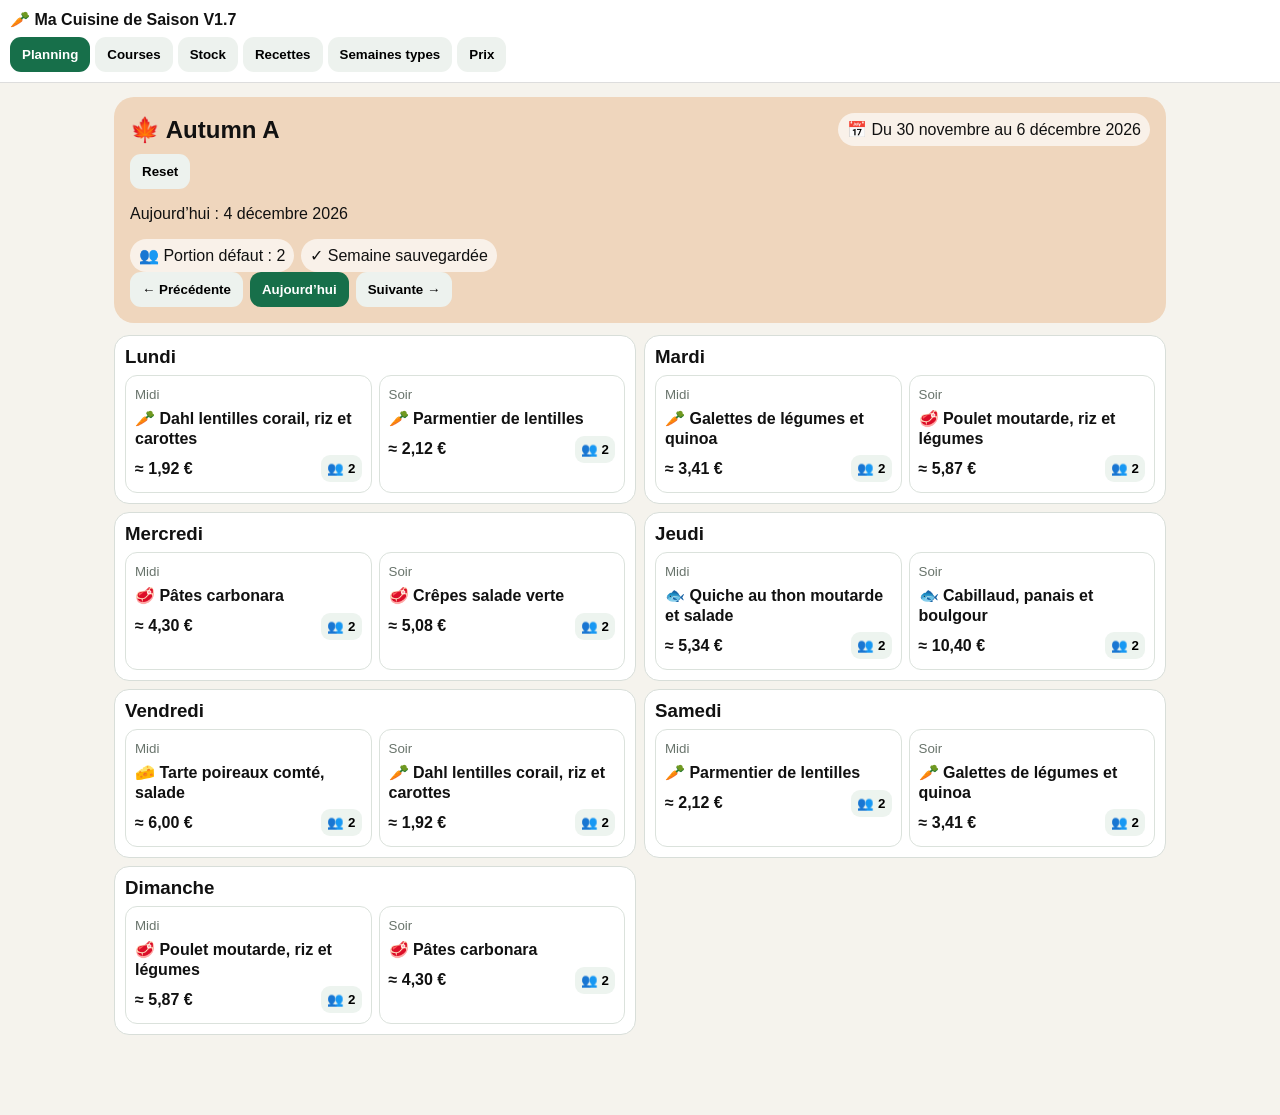
<file: ma-cuisine-v1.7.html>
<!doctype html><html lang="fr"><head><meta charset="utf-8"><meta name="viewport" content="width=device-width,initial-scale=1,maximum-scale=1"><meta name="apple-mobile-web-app-capable" content="yes"><title>Ma Cuisine V1.7</title><style>
*{box-sizing:border-box}body{margin:0;background:#f5f3ed;color:#111;font-family:-apple-system,BlinkMacSystemFont,"Segoe UI",sans-serif}header{position:sticky;top:0;z-index:10;background:#fff;border-bottom:1px solid #ddd;padding:10px}.brand{font-weight:900}.nav{display:flex;gap:5px;overflow-x:auto;padding-top:8px}.nav button,.btn{border:0;border-radius:11px;padding:10px 12px;background:#edf2ee;font-weight:700;white-space:nowrap}.nav button.on,.primary{background:#176f4a!important;color:#fff}main{max-width:1080px;margin:auto;padding:14px 14px 80px}.hide{display:none!important}.hero{border-radius:20px;padding:16px;margin-bottom:12px;color:#111}.Spring{background:#e6f3d7}.Summer{background:#fff0b8}.Autumn{background:#efd6bd}.Winter{background:#d8eafd}.row{display:flex;align-items:center;gap:7px;flex-wrap:wrap}.hero h1{margin:0;flex:1}.pill{background:#ffffffaa;padding:7px 9px;border-radius:999px}.resetline{margin:8px 0}.planner,.cards{display:grid;gap:8px}.day,.card{background:#fff;border:1px solid #d8ded9;border-radius:15px;padding:10px}.day h3{margin:0 0 7px}.meals{display:grid;grid-template-columns:1fr 1fr;gap:7px}.meal{border:1px solid #dbe2dc;border-radius:12px;padding:9px;min-height:118px;touch-action:manipulation}.meal small{color:#69746c}.name{font-weight:800;margin:6px 0;line-height:1.22}.bottom{display:flex;justify-content:space-between;align-items:center;margin-top:7px}.portion{border:0;border-radius:9px;padding:6px;background:#edf4ef;font-weight:800}.tools{display:flex;gap:7px;flex-wrap:wrap;margin:10px 0}.tools input,.tools select,input,select{padding:10px;border:1px solid #ccd5ce;border-radius:10px;background:#fff;max-width:100%}.modal{position:fixed;inset:0;background:#10251d99;z-index:40;display:grid;place-items:end}.sheet{background:#fff;width:100%;max-height:88vh;overflow:auto;border-radius:24px 24px 0 0;padding:18px}.choice{width:100%;text-align:left;padding:12px;margin:5px 0;border:1px solid #dbe2dc;border-radius:12px;background:#fff}.balance{display:grid;grid-template-columns:repeat(2,1fr);gap:6px;margin:9px 0}.meter{background:#fff;padding:7px;border-radius:9px;font-weight:700}.shop{background:#fff;border-radius:14px;padding:10px;margin:8px 0}.shop h3{margin:0 0 5px;border-bottom:1px solid #ddd;padding-bottom:5px}.shoprow{display:grid;grid-template-columns:auto 1fr auto;gap:7px;align-items:start;padding:7px 0;border-bottom:1px solid #eee;font-size:14px}.muted{color:#68736c;font-size:12px}.subtotal{text-align:right;font-weight:800;font-size:14px;margin:7px 0 0}.stockrow,.pricerow{display:grid;grid-template-columns:1fr auto;gap:10px;align-items:center}.state{border:0;border-radius:999px;padding:8px 10px;font-weight:800}.sufficient{background:#dff5e6;color:#14613b}.partial{background:#fff0bc;color:#705600}.missing{background:#fde0df;color:#8c201c}.notice{padding:8px;border-radius:9px;background:#eef8f2;color:#165f42;margin:7px 0;font-size:13px}.manual{background:#f8f2ff}.del{border:0;background:#f4e4e4;border-radius:8px;padding:5px}.search{width:min(100%,420px)}@media(min-width:760px){.planner{grid-template-columns:1fr 1fr}.cards{grid-template-columns:repeat(2,1fr)}.modal{place-items:center}.sheet{max-width:680px;border-radius:24px}}@media(max-width:430px){main{padding:9px 7px 70px}.hero{padding:13px}.hero h1{font-size:21px}.meal{padding:7px;min-height:112px}.name{font-size:13px}.day{padding:7px}.shoprow{font-size:13px}.nav button{padding:9px 10px}}</style></head><body><header><div class="brand">🥕 Ma Cuisine de Saison V1.7</div><div class="nav"><button data-p="planning" class="on">Planning</button><button data-p="courses">Courses</button><button data-p="stock">Stock</button><button data-p="recipes">Recettes</button><button data-p="templates">Semaines types</button><button data-p="prices">Prix</button></div></header><main>
<section id="planning" class="page"><div id="hero"></div><div id="planner" class="planner"></div></section><section id="courses" class="page hide"><div class="row"><h1 style="flex:1">🛒 Courses</h1><button class="btn primary" onclick="addManual()">+ Ajouter</button></div><div id="courseHead"></div><div id="courseList"></div></section><section id="stock" class="page hide"><h1>Stock fréquent</h1><p>Appuyez sur l’état pour le modifier.</p><div id="stockList" class="cards"></div></section><section id="recipes" class="page hide"><h1>Recettes</h1><div class="tools"><input id="q" placeholder="Rechercher"><select id="cf"><option value="">Toutes catégories</option><option>Végétarien</option><option>Viande</option><option>Poisson</option><option>Fromage</option></select><select id="sf"><option value="">Toutes saisons</option><option>Spring</option><option>Summer</option><option>Autumn</option><option>Winter</option></select></div><div id="recipeList" class="cards"></div></section><section id="templates" class="page hide"><h1>Semaines types</h1><div id="templateHead"></div><div id="templateGrid" class="planner"></div></section><section id="prices" class="page hide"><h1>Prix des ingrédients</h1><input id="priceSearch" class="search" placeholder="🔍 Rechercher un ingrédient"><p>Prix indicatifs modifiables.</p><div id="priceList" class="cards"></div></section></main><div id="modal" class="modal hide" onclick="if(event.target===this)closeM()"><div id="sheet" class="sheet"></div></div><script>
const DATA={"recipes": [{"n": "Dahl lentilles corail, riz et carottes", "c": "Végétarien", "t": 35, "s": ["Spring", "Autumn", "Winter"], "i": [["Lentilles corail", 90, "g", "Épicerie"], ["Riz", 80, "g", "Épicerie"], ["Carottes", 180, "g", "Fruits & légumes"]]}, {"n": "Curry de légumes et riz", "c": "Végétarien", "t": 35, "s": ["Spring", "Summer"], "i": [["Riz", 80, "g", "Épicerie"], ["Légumes de saison", 300, "g", "Fruits & légumes"], ["Lait de coco", 100, "ml", "Épicerie"]]}, {"n": "Chili sin carne et riz", "c": "Végétarien", "t": 40, "s": ["Spring", "Summer", "Autumn", "Winter"], "i": [["Haricots rouges", 120, "g", "Épicerie"], ["Riz", 80, "g", "Épicerie"], ["Tomates concassées", 150, "g", "Épicerie"]]}, {"n": "Risotto au parmesan", "c": "Végétarien", "t": 35, "s": ["Spring", "Summer", "Autumn", "Winter"], "i": [["Riz à risotto", 90, "g", "Épicerie"], ["Parmesan", 30, "g", "Crèmerie"], ["Champignons", 120, "g", "Fruits & légumes"]]}, {"n": "Lasagne aux épinards et salade verte", "c": "Végétarien", "t": 55, "s": ["Spring", "Summer"], "i": [["Lasagnes", 100, "g", "Épicerie"], ["Épinards", 180, "g", "Fruits & légumes"], ["Fromage", 50, "g", "Crèmerie"], ["Salade verte", 0.5, "unité", "Fruits & légumes"]]}, {"n": "Parmentier de lentilles", "c": "Végétarien", "t": 50, "s": ["Autumn", "Winter"], "i": [["Lentilles vertes", 90, "g", "Épicerie"], ["Pommes de terre", 250, "g", "Fruits & légumes"], ["Carottes", 100, "g", "Fruits & légumes"]]}, {"n": "Soupe au potiron et stracciatella", "c": "Végétarien", "t": 35, "s": ["Autumn", "Winter"], "i": [["Potiron", 350, "g", "Fruits & légumes"], ["Stracciatella", 60, "g", "Crèmerie"], ["Pommes de terre", 100, "g", "Fruits & légumes"]]}, {"n": "Ratatouille et semoule", "c": "Végétarien", "t": 40, "s": ["Summer", "Autumn"], "i": [["Légumes pour ratatouille", 350, "g", "Fruits & légumes"], ["Semoule", 90, "g", "Épicerie"]]}, {"n": "Galettes de légumes et quinoa", "c": "Végétarien", "t": 40, "s": ["Spring", "Summer", "Autumn", "Winter"], "i": [["Légumes de saison", 250, "g", "Fruits & légumes"], ["Quinoa", 90, "g", "Épicerie"], ["Œufs", 1, "unité", "Crèmerie"]]}, {"n": "Salade César", "c": "Végétarien", "t": 20, "s": ["Spring", "Summer", "Autumn"], "i": [["Salade verte", 0.5, "unité", "Fruits & légumes"], ["Parmesan", 25, "g", "Crèmerie"], ["Croûtons", 40, "g", "Épicerie"]]}, {"n": "Escalope milanaise et salade verte", "c": "Viande", "t": 30, "s": ["Spring", "Summer", "Autumn"], "i": [["Escalope", 160, "g", "Boucherie"], ["Chapelure", 40, "g", "Épicerie"], ["Salade verte", 0.5, "unité", "Fruits & légumes"]]}, {"n": "Poulet moutarde, riz et légumes", "c": "Viande", "t": 40, "s": ["Spring", "Summer", "Autumn", "Winter"], "i": [["Poulet", 160, "g", "Boucherie"], ["Riz", 80, "g", "Épicerie"], ["Légumes de saison", 250, "g", "Fruits & légumes"]]}, {"n": "Lentilles saucisse de Morteau", "c": "Viande", "t": 45, "s": ["Autumn", "Winter"], "i": [["Saucisse de Morteau", 0.5, "unité", "Boucherie"], ["Lentilles vertes", 100, "g", "Épicerie"], ["Carottes", 100, "g", "Fruits & légumes"]]}, {"n": "Burger et pommes de terre", "c": "Viande", "t": 40, "s": ["Spring", "Summer", "Autumn", "Winter"], "i": [["Steak haché", 1, "unité", "Boucherie"], ["Pain burger", 1, "unité", "Boulangerie"], ["Pommes de terre", 250, "g", "Fruits & légumes"], ["Salade verte", 0.25, "unité", "Fruits & légumes"]]}, {"n": "Pâtes carbonara", "c": "Viande", "t": 25, "s": ["Spring", "Summer", "Autumn", "Winter"], "i": [["Pâtes", 110, "g", "Épicerie"], ["Lardons", 80, "g", "Boucherie"], ["Œufs", 1, "unité", "Crèmerie"], ["Parmesan", 25, "g", "Crèmerie"]]}, {"n": "Pâtes bolognaises", "c": "Viande", "t": 40, "s": ["Spring", "Summer", "Autumn", "Winter"], "i": [["Pâtes", 110, "g", "Épicerie"], ["Bœuf haché", 120, "g", "Boucherie"], ["Tomates concassées", 150, "g", "Épicerie"], ["Carottes", 100, "g", "Fruits & légumes"]]}, {"n": "Croque-monsieur salade verte", "c": "Viande", "t": 20, "s": ["Spring", "Summer", "Autumn"], "i": [["Pain de mie", 2, "unité", "Boulangerie"], ["Jambon", 1, "unité", "Boucherie"], ["Fromage", 40, "g", "Crèmerie"], ["Salade verte", 0.5, "unité", "Fruits & légumes"]]}, {"n": "Crêpes salade verte", "c": "Viande", "t": 35, "s": ["Spring", "Summer", "Autumn"], "i": [["Œufs", 1, "unité", "Crèmerie"], ["Lait", 150, "ml", "Crèmerie"], ["Jambon", 1, "unité", "Boucherie"], ["Fromage", 40, "g", "Crèmerie"], ["Salade verte", 0.5, "unité", "Fruits & légumes"]]}, {"n": "Poulet rôti et légumes d'hiver", "c": "Viande", "t": 70, "s": ["Autumn", "Winter"], "i": [["Poulet rôti", 250, "g", "Boucherie"], ["Légumes d'hiver", 300, "g", "Fruits & légumes"], ["Pommes de terre", 200, "g", "Fruits & légumes"]]}, {"n": "Cabillaud, riz et fenouil", "c": "Poisson", "t": 35, "s": ["Spring", "Summer", "Autumn", "Winter"], "i": [["Cabillaud", 170, "g", "Poissonnerie"], ["Riz", 80, "g", "Épicerie"], ["Fenouil", 150, "g", "Fruits & légumes"]]}, {"n": "Quiche au thon moutarde et salade", "c": "Poisson", "t": 45, "s": ["Spring", "Summer", "Autumn", "Winter"], "i": [["Thon", 100, "g", "Poissonnerie"], ["Pâte brisée", 0.25, "unité", "Épicerie"], ["Œufs", 1, "unité", "Crèmerie"], ["Salade verte", 0.5, "unité", "Fruits & légumes"]]}, {"n": "Sardines, avocat et salade verte", "c": "Poisson", "t": 15, "s": ["Spring", "Summer", "Autumn"], "i": [["Sardines", 120, "g", "Poissonnerie"], ["Avocat", 0.5, "unité", "Fruits & légumes"], ["Salade verte", 0.5, "unité", "Fruits & légumes"]]}, {"n": "Saumon, poireaux et riz complet", "c": "Poisson", "t": 35, "s": ["Autumn", "Winter"], "i": [["Saumon", 170, "g", "Poissonnerie"], ["Poireaux", 250, "g", "Fruits & légumes"], ["Riz complet", 80, "g", "Épicerie"]]}, {"n": "Cabillaud, panais et boulgour", "c": "Poisson", "t": 40, "s": ["Autumn", "Winter"], "i": [["Cabillaud", 170, "g", "Poissonnerie"], ["Panais", 180, "g", "Fruits & légumes"], ["Boulgour", 80, "g", "Épicerie"]]}, {"n": "Saumon, courgettes et quinoa", "c": "Poisson", "t": 35, "s": ["Spring", "Summer"], "i": [["Saumon", 170, "g", "Poissonnerie"], ["Courgettes", 250, "g", "Fruits & légumes"], ["Quinoa", 80, "g", "Épicerie"]]}, {"n": "Gnocchi au gorgonzola et salade verte", "c": "Fromage", "t": 25, "s": ["Spring", "Summer", "Autumn", "Winter"], "i": [["Gnocchi", 180, "g", "Épicerie"], ["Gorgonzola", 60, "g", "Crèmerie"], ["Salade verte", 0.5, "unité", "Fruits & légumes"]]}, {"n": "Toast de chèvre et salade verte", "c": "Fromage", "t": 20, "s": ["Spring", "Summer", "Autumn"], "i": [["Pain", 2, "unité", "Boulangerie"], ["Chèvre", 70, "g", "Crèmerie"], ["Salade verte", 0.5, "unité", "Fruits & légumes"]]}, {"n": "Tarte poireaux comté, salade", "c": "Fromage", "t": 50, "s": ["Autumn", "Winter"], "i": [["Poireaux", 250, "g", "Fruits & légumes"], ["Comté", 50, "g", "Crèmerie"], ["Pâte brisée", 0.25, "unité", "Épicerie"], ["Salade verte", 0.5, "unité", "Fruits & légumes"]]}, {"n": "Gratin courge comté", "c": "Fromage", "t": 50, "s": ["Autumn", "Winter"], "i": [["Courge", 350, "g", "Fruits & légumes"], ["Comté", 60, "g", "Crèmerie"], ["Crème", 50, "ml", "Crèmerie"]]}, {"n": "Quiche épinards fromage", "c": "Fromage", "t": 45, "s": ["Spring", "Summer"], "i": [["Épinards", 180, "g", "Fruits & légumes"], ["Fromage", 50, "g", "Crèmerie"], ["Pâte brisée", 0.25, "unité", "Épicerie"], ["Œufs", 1, "unité", "Crèmerie"]]}, {"n": "Gratin poireaux fromage", "c": "Fromage", "t": 45, "s": ["Autumn", "Winter"], "i": [["Poireaux", 300, "g", "Fruits & légumes"], ["Fromage", 60, "g", "Crèmerie"], ["Pommes de terre", 180, "g", "Fruits & légumes"]]}], "prices": {"Riz": [2.3, "kg"], "Pâtes": [2.2, "kg"], "Riz complet": [3.2, "kg"], "Riz à risotto": [4.0, "kg"], "Quinoa": [6.5, "kg"], "Semoule": [2.8, "kg"], "Lentilles corail": [4.2, "kg"], "Lentilles vertes": [3.8, "kg"], "Haricots rouges": [4.0, "kg"], "Tomates concassées": [3.0, "kg"], "Lait de coco": [4.5, "L"], "Boulgour": [3.3, "kg"], "Carottes": [2.2, "kg"], "Pommes de terre": [2.0, "kg"], "Salade verte": [1.4, "unité"], "Légumes de saison": [3.2, "kg"], "Légumes pour ratatouille": [3.5, "kg"], "Légumes d'hiver": [3.0, "kg"], "Potiron": [2.8, "kg"], "Courge": [2.8, "kg"], "Épinards": [5.0, "kg"], "Champignons": [7.0, "kg"], "Fenouil": [3.5, "kg"], "Panais": [3.8, "kg"], "Poireaux": [3.0, "kg"], "Courgettes": [3.5, "kg"], "Avocat": [1.3, "unité"], "Parmesan": [22, "kg"], "Fromage": [17.2, "kg"], "Stracciatella": [22, "kg"], "Œufs": [0.32, "unité"], "Escalope": [16, "kg"], "Poulet": [12.2, "kg"], "Saucisse de Morteau": [5.5, "unité"], "Steak haché": [2.8, "unité"], "Lardons": [13, "kg"], "Bœuf haché": [19.1, "kg"], "Jambon": [0.65, "unité"], "Poulet rôti": [10, "kg"], "Cabillaud": [25, "kg"], "Thon": [12, "kg"], "Sardines": [10, "kg"], "Saumon": [22, "kg"], "Gnocchi": [4, "kg"], "Gorgonzola": [20, "kg"], "Chèvre": [20, "kg"], "Comté": [22, "kg"], "Crème": [4, "L"], "Lait": [1.2, "L"], "Pain burger": [0.6, "unité"], "Pain de mie": [0.18, "unité"], "Pain": [0.3, "unité"], "Pâte brisée": [1.8, "unité"], "Lasagnes": [3.8, "kg"], "Croûtons": [8, "kg"], "Chapelure": [3, "kg"]}, "templates": {"Spring A": ["Dahl lentilles corail, riz et carottes", "Risotto au parmesan", "Salade César", "Burger et pommes de terre", "Croque-monsieur salade verte", "Quiche au thon moutarde et salade", "Gnocchi au gorgonzola et salade verte", "Dahl lentilles corail, riz et carottes", "Risotto au parmesan", "Salade César", "Burger et pommes de terre", "Croque-monsieur salade verte", "Quiche au thon moutarde et salade", "Gnocchi au gorgonzola et salade verte"], "Spring B": ["Galettes de légumes et quinoa", "Poulet moutarde, riz et légumes", "Pâtes bolognaises", "Cabillaud, riz et fenouil", "Saumon, courgettes et quinoa", "Quiche épinards fromage", "Chili sin carne et riz", "Galettes de légumes et quinoa", "Poulet moutarde, riz et légumes", "Pâtes bolognaises", "Cabillaud, riz et fenouil", "Saumon, courgettes et quinoa", "Quiche épinards fromage", "Chili sin carne et riz"], "Spring C": ["Pâtes carbonara", "Crêpes salade verte", "Sardines, avocat et salade verte", "Toast de chèvre et salade verte", "Curry de légumes et riz", "Lasagne aux épinards et salade verte", "Escalope milanaise et salade verte", "Pâtes carbonara", "Crêpes salade verte", "Sardines, avocat et salade verte", "Toast de chèvre et salade verte", "Curry de légumes et riz", "Lasagne aux épinards et salade verte", "Escalope milanaise et salade verte"], "Spring D": ["Quiche au thon moutarde et salade", "Gnocchi au gorgonzola et salade verte", "Dahl lentilles corail, riz et carottes", "Risotto au parmesan", "Salade César", "Burger et pommes de terre", "Croque-monsieur salade verte", "Quiche au thon moutarde et salade", "Gnocchi au gorgonzola et salade verte", "Dahl lentilles corail, riz et carottes", "Risotto au parmesan", "Salade César", "Burger et pommes de terre", "Croque-monsieur salade verte"], "Summer A": ["Curry de légumes et riz", "Lasagne aux épinards et salade verte", "Salade César", "Burger et pommes de terre", "Croque-monsieur salade verte", "Quiche au thon moutarde et salade", "Gnocchi au gorgonzola et salade verte", "Curry de légumes et riz", "Lasagne aux épinards et salade verte", "Salade César", "Burger et pommes de terre", "Croque-monsieur salade verte", "Quiche au thon moutarde et salade", "Gnocchi au gorgonzola et salade verte"], "Summer B": ["Galettes de légumes et quinoa", "Poulet moutarde, riz et légumes", "Pâtes bolognaises", "Cabillaud, riz et fenouil", "Saumon, courgettes et quinoa", "Quiche épinards fromage", "Risotto au parmesan", "Galettes de légumes et quinoa", "Poulet moutarde, riz et légumes", "Pâtes bolognaises", "Cabillaud, riz et fenouil", "Saumon, courgettes et quinoa", "Quiche épinards fromage", "Risotto au parmesan"], "Summer C": ["Pâtes carbonara", "Crêpes salade verte", "Sardines, avocat et salade verte", "Toast de chèvre et salade verte", "Chili sin carne et riz", "Ratatouille et semoule", "Escalope milanaise et salade verte", "Pâtes carbonara", "Crêpes salade verte", "Sardines, avocat et salade verte", "Toast de chèvre et salade verte", "Chili sin carne et riz", "Ratatouille et semoule", "Escalope milanaise et salade verte"], "Summer D": ["Quiche au thon moutarde et salade", "Gnocchi au gorgonzola et salade verte", "Curry de légumes et riz", "Lasagne aux épinards et salade verte", "Salade César", "Burger et pommes de terre", "Croque-monsieur salade verte", "Quiche au thon moutarde et salade", "Gnocchi au gorgonzola et salade verte", "Curry de légumes et riz", "Lasagne aux épinards et salade verte", "Salade César", "Burger et pommes de terre", "Croque-monsieur salade verte"], "Autumn A": ["Dahl lentilles corail, riz et carottes", "Parmentier de lentilles", "Galettes de légumes et quinoa", "Poulet moutarde, riz et légumes", "Pâtes carbonara", "Crêpes salade verte", "Quiche au thon moutarde et salade", "Cabillaud, panais et boulgour", "Tarte poireaux comté, salade", "Dahl lentilles corail, riz et carottes", "Parmentier de lentilles", "Galettes de légumes et quinoa", "Poulet moutarde, riz et légumes", "Pâtes carbonara"], "Autumn B": ["Ratatouille et semoule", "Escalope milanaise et salade verte", "Burger et pommes de terre", "Croque-monsieur salade verte", "Cabillaud, riz et fenouil", "Saumon, poireaux et riz complet", "Toast de chèvre et salade verte", "Gratin poireaux fromage", "Risotto au parmesan", "Ratatouille et semoule", "Escalope milanaise et salade verte", "Burger et pommes de terre", "Croque-monsieur salade verte", "Cabillaud, riz et fenouil"], "Autumn C": ["Lentilles saucisse de Morteau", "Pâtes bolognaises", "Poulet rôti et légumes d'hiver", "Sardines, avocat et salade verte", "Gnocchi au gorgonzola et salade verte", "Gratin courge comté", "Chili sin carne et riz", "Soupe au potiron et stracciatella", "Salade César", "Lentilles saucisse de Morteau", "Pâtes bolognaises", "Poulet rôti et légumes d'hiver", "Sardines, avocat et salade verte", "Gnocchi au gorgonzola et salade verte"], "Autumn D": ["Crêpes salade verte", "Quiche au thon moutarde et salade", "Cabillaud, panais et boulgour", "Tarte poireaux comté, salade", "Dahl lentilles corail, riz et carottes", "Parmentier de lentilles", "Galettes de légumes et quinoa", "Poulet moutarde, riz et légumes", "Pâtes carbonara", "Crêpes salade verte", "Quiche au thon moutarde et salade", "Cabillaud, panais et boulgour", "Tarte poireaux comté, salade", "Dahl lentilles corail, riz et carottes"], "Winter A": ["Dahl lentilles corail, riz et carottes", "Parmentier de lentilles", "Poulet moutarde, riz et légumes", "Pâtes carbonara", "Cabillaud, riz et fenouil", "Cabillaud, panais et boulgour", "Gratin courge comté", "Chili sin carne et riz", "Soupe au potiron et stracciatella", "Lentilles saucisse de Morteau", "Pâtes bolognaises", "Quiche au thon moutarde et salade", "Gnocchi au gorgonzola et salade verte", "Gratin poireaux fromage"], "Winter B": ["Galettes de légumes et quinoa", "Burger et pommes de terre", "Poulet rôti et légumes d'hiver", "Saumon, poireaux et riz complet", "Tarte poireaux comté, salade", "Dahl lentilles corail, riz et carottes", "Parmentier de lentilles", "Poulet moutarde, riz et légumes", "Pâtes carbonara", "Cabillaud, riz et fenouil", "Cabillaud, panais et boulgour", "Gratin courge comté", "Chili sin carne et riz", "Soupe au potiron et stracciatella"], "Winter C": ["Pâtes bolognaises", "Quiche au thon moutarde et salade", "Gnocchi au gorgonzola et salade verte", "Gratin poireaux fromage", "Risotto au parmesan", "Galettes de légumes et quinoa", "Burger et pommes de terre", "Poulet rôti et légumes d'hiver", "Saumon, poireaux et riz complet", "Tarte poireaux comté, salade", "Dahl lentilles corail, riz et carottes", "Parmentier de lentilles", "Poulet moutarde, riz et légumes", "Pâtes carbonara"], "Winter D": ["Cabillaud, panais et boulgour", "Gratin courge comté", "Chili sin carne et riz", "Soupe au potiron et stracciatella", "Lentilles saucisse de Morteau", "Pâtes bolognaises", "Quiche au thon moutarde et salade", "Gnocchi au gorgonzola et salade verte", "Gratin poireaux fromage", "Risotto au parmesan", "Galettes de légumes et quinoa", "Burger et pommes de terre", "Poulet rôti et légumes d'hiver", "Saumon, poireaux et riz complet"]}},ICON={Végétarien:'🥕',Viande:'🥩',Poisson:'🐟',Fromage:'🧀'},SICON={Spring:'🌼',Summer:'☀️',Autumn:'🍁',Winter:'❄️'},days=['Lundi','Mardi','Mercredi','Jeudi','Vendredi','Samedi','Dimanche'],frequent=['Riz','Pâtes','Riz complet','Riz à risotto','Quinoa','Semoule','Lentilles corail','Lentilles vertes','Haricots rouges','Tomates concassées','Lait de coco','Boulgour'];
const pad=n=>String(n).padStart(2,'0'),iso=d=>d.getFullYear()+'-'+pad(d.getMonth()+1)+'-'+pad(d.getDate()),monday=d=>{let x=new Date(d),g=x.getDay()||7;x.setDate(x.getDate()-g+1);x.setHours(12,0,0,0);return x},add=(d,n)=>{let x=new Date(d);x.setDate(x.getDate()+n);return x},fmt=d=>d.toLocaleDateString('fr-FR',{day:'numeric',month:'long',year:'numeric'}),range=d=>'Du '+d.toLocaleDateString('fr-FR',{day:'numeric',month:'long'})+' au '+add(d,6).toLocaleDateString('fr-FR',{day:'numeric',month:'long',year:'numeric'}),eur=n=>'≈ '+n.toFixed(2).replace('.',',')+' €';
function seasonFor(d){let m=d.getMonth()+1;return m>=3&&m<=5?'Spring':m>=6&&m<=8?'Summer':m>=9&&m<=11?'Autumn':'Winter'}function seasonStart(d){let s=seasonFor(d),y=d.getFullYear(),mo={Spring:2,Summer:5,Autumn:8,Winter:11}[s];if(s==='Winter'&&d.getMonth()<2)y--;let f=new Date(y,mo,1),g=f.getDay()||7;return add(f,(8-g)%7)}function typeFor(d){let s=seasonFor(d),w=Math.floor((d-seasonStart(d))/604800000);if(w<0)return typeFor(add(d,-7));return s+' '+'ABCD'[w%4]}
let today=monday(new Date()),st=JSON.parse(localStorage.getItem('mcsv14')||'null')||{visible:iso(today),portion:2,weeks:{},templates:DATA.templates,stock:{},prices:DATA.prices,checks:{},manual:{}};st.prices={...DATA.prices,...(st.prices||{})};frequent.forEach(x=>{if(!st.stock[x])st.stock[x]='missing'});const save=()=>localStorage.setItem('mcsv14',JSON.stringify(st)),vis=()=>new Date(st.visible+'T12:00:00'),wk=()=>st.visible,R=n=>DATA.recipes.find(r=>r.n===n),ensure=()=>st.weeks[wk()]||(st.weeks[wk()]={base:typeFor(vis()),overrides:{},portions:{}}),actual=i=>Object.hasOwn(ensure().overrides,i)?ensure().overrides[i]:st.templates[ensure().base][i];
function unitCost(name,q,u){let p=st.prices[name];if(!p)return 0;return p[0]*(u==='g'||u==='ml'?q/1000:q)}function recipeCost(n,p){return R(n).i.reduce((s,x)=>s+unitCost(x[0],x[1]*p,x[2]),0)}
document.querySelectorAll('.nav button').forEach(b=>b.onclick=()=>show(b.dataset.p));function show(p){document.querySelectorAll('.page').forEach(x=>x.classList.add('hide'));document.getElementById(p).classList.remove('hide');document.querySelectorAll('.nav button').forEach(x=>x.classList.toggle('on',x.dataset.p===p));if(p==='courses')renderCourses();if(p==='stock')renderStock();if(p==='recipes')renderRecipes();if(p==='templates')renderTemplates();if(p==='prices')renderPrices()}
function move(n){st.visible=iso(add(vis(),n*7));ensure();save();renderPlan();renderCourses()}function goToday(){st.visible=iso(today);ensure();save();renderPlan();renderCourses()}
function renderPlan(){let d=vis(),w=ensure(),s=w.base.split(' ')[0];hero.innerHTML=`<div class="hero ${s}"><div class="row"><h1>${SICON[s]} ${w.base}</h1><span class="pill">📅 ${range(d)}</span></div><div class="resetline"><button class="btn" onpointerdown="holdReset()" onpointerup="clearTimeout(timer)">Reset</button></div><p>Aujourd’hui : ${fmt(new Date())}</p><div class="row"><span class="pill" onpointerdown="holdDefault()">👥 Portion défaut : ${st.portion}</span><span class="pill">✓ Semaine sauvegardée</span></div><div class="row"><button class="btn" onclick="move(-1)">← Précédente</button><button class="btn primary" onclick="goToday()">Aujourd’hui</button><button class="btn" onclick="move(1)">Suivante →</button></div></div>`;planner.innerHTML=days.map((d,di)=>`<article class="day"><h3>${d}</h3><div class="meals">${[0,1].map(mi=>meal(di*2+mi,mi?'Soir':'Midi')).join('')}</div></article>`).join('')}
function meal(i,label){let n=actual(i),r=n==='RepasLibre'?null:R(n),p=ensure().portions[i]??st.portion;return `<div class="meal" onpointerdown="holdMeal(${i},false)" onpointerup="clearTimeout(timer)" onclick="clickMeal(${i})"><small>${label}</small><div class="name">${r?ICON[r.c]+' '+n:'🍽️ RepasLibre'}</div><div class="bottom"><b>${r?eur(recipeCost(n,p)):'-'}</b><button class="portion" onclick="event.stopPropagation();editPortion(${i})">👥 ${r?p:0}</button></div></div>`}
let timer,longed=false;function holdMeal(i,tpl){longed=false;clearTimeout(timer);timer=setTimeout(()=>{longed=true;tpl?picker(i,true):actions(i)},600)}function clickMeal(i){clearTimeout(timer);if(!longed&&actual(i)!=='RepasLibre')openRecipe(actual(i),ensure().portions[i]??st.portion)}function holdDefault(){clearTimeout(timer);timer=setTimeout(editDefault,600)}function holdReset(){clearTimeout(timer);timer=setTimeout(()=>{sheet.innerHTML=`<h2>Réinitialiser cette semaine</h2><button class="choice" onclick="resetWeek()">Revenir sur la semaine type de cette semaine</button><button class="choice" onclick="closeM()">Ne rien changer</button>`;openM()},600)}function resetWeek(){ensure().overrides={};ensure().portions={};save();closeM();renderPlan();renderCourses()}
function actions(i){let n=actual(i);sheet.innerHTML=`<h2>${n}</h2>${n!=='RepasLibre'?`<button class="choice" onclick='openRecipe(${JSON.stringify(n)},${ensure().portions[i]??st.portion})'>📖 Voir la recette</button>`:''}<button class="choice" onclick="picker(${i},false)">🔄 Remplacer ponctuellement</button><button class="choice" onclick="setPlan(${i},'RepasLibre')">🍽️ RepasLibre</button>`;openM()}
function picker(i,tpl){let s=tpl?document.getElementById('tw').value.split(' ')[0]:ensure().base.split(' ')[0];sheet.innerHTML=`<h2>${tpl?'Modifier la semaine type':'Remplacer le repas'}</h2><p>${days[Math.floor(i/2)]} · ${i%2?'Soir':'Midi'}</p><button class="choice" onclick="${tpl?'setTpl':'setPlan'}(${i},'RepasLibre')">🍽️ RepasLibre</button><div class="tools"><select id="pc"><option value="">Toutes catégories</option>${Object.keys(ICON).map(x=>`<option>${x}</option>`).join('')}</select><select id="ps"><option value="">Toutes saisons</option>${Object.keys(SICON).map(x=>`<option ${x===s?'selected':''}>${x}</option>`).join('')}</select></div><div id="pick"></div>`;pc.onchange=ps.onchange=()=>fillPick(i,tpl);fillPick(i,tpl);openM()}function fillPick(i,tpl){let c=pc.value,s=ps.value;pick.innerHTML=DATA.recipes.filter(r=>(!c||r.c===c)&&(!s||r.s.includes(s))).map(r=>`<button class="choice pr" data-n="${encodeURIComponent(r.n)}">${ICON[r.c]} ${r.n} · ${r.t} min</button>`).join('');document.querySelectorAll('.pr').forEach(b=>b.onclick=()=>tpl?setTpl(i,decodeURIComponent(b.dataset.n)):setPlan(i,decodeURIComponent(b.dataset.n)))}function setPlan(i,n){ensure().overrides[i]=n;save();closeM();renderPlan();renderCourses()}function setTpl(i,n){let w=tw.value;st.templates[w][i]=n;save();closeM();renderTemplates();renderPlan();renderCourses()}
function editPortion(i){let v=ensure().portions[i]??st.portion;sheet.innerHTML=`<h2>Portions</h2><div class="row"><button class="btn" onclick="chgP(${i},-1)">−</button><b id="pv">${v}</b><button class="btn" onclick="chgP(${i},1)">+</button></div><button class="choice" onclick="delete ensure().portions[${i}];save();closeM();renderPlan();renderCourses()">↺ Valeur par défaut</button>`;openM()}function chgP(i,d){ensure().portions[i]=Math.max(1,Math.min(8,(ensure().portions[i]??st.portion)+d));pv.textContent=ensure().portions[i];save();renderPlan();renderCourses()}function editDefault(){sheet.innerHTML=`<h2>Portion par défaut</h2><div class="row"><button class="btn" onclick="chgD(-1)">−</button><b id="dv">${st.portion}</b><button class="btn" onclick="chgD(1)">+</button></div>`;openM()}function chgD(d){st.portion=Math.max(1,Math.min(8,st.portion+d));dv.textContent=st.portion;save();renderPlan();renderCourses()}
function openRecipe(n,p){let r=R(n);sheet.innerHTML=`<h2>${ICON[r.c]} ${n}</h2><p>⏱️ ${r.t} min · ${eur(recipeCost(n,p))}</p><h3>Ingrédients pour ${p} personnes</h3><ul>${r.i.map(x=>`<li><b>${Math.round(x[1]*p*10)/10} ${x[2]}</b> de ${x[0]}</li>`).join('')}</ul><p><i>Procédure détaillée à intégrer après validation des fiches.</i></p>`;openM()}
function aggregate(){let m={};for(let i=0;i<14;i++){let n=actual(i);if(n==='RepasLibre')continue;let p=ensure().portions[i]??st.portion;R(n).i.forEach(([a,q,u,g])=>{let k=a+'|'+u;(m[k]??={a,q:0,u,g}).q+=q*p})}return Object.values(m)}function factor(a){return st.stock[a]==='sufficient'?0:st.stock[a]==='partial'?.5:1}function qtyText(q,u){return (u==='g'||u==='ml'?Math.ceil(q/50)*50:Math.ceil(q))+' '+u}function priceRef(a){let p=st.prices[a];return p?'('+p[0].toFixed(2).replace('.',',')+' €/'+p[1]+')':''}
function renderCourses(){let d=vis(),w=ensure(),gs={},total=0;aggregate().forEach(x=>{let f=factor(x.a);if(!f)return;x.buy=x.q*f;x.cost=unitCost(x.a,x.buy,x.u);total+=x.cost;(gs[x.g]??=[]).push(x)});let manual=st.manual[wk()]||[];manual.forEach((x,i)=>(gs['Ajouts manuels']??=[]).push({manual:true,a:x.name,manualIndex:i,cost:0}));courseHead.innerHTML=`<div class="hero ${w.base.split(' ')[0]}"><h2>${SICON[w.base.split(' ')[0]]} ${w.base}</h2><b>📅 ${range(d)}</b><h2>Total estimé : ${eur(total)}</h2><div class="notice">Les ajouts manuels sont enregistrés uniquement pour cette semaine datée et exclus du prix estimé.</div></div>`;courseList.innerHTML=Object.entries(gs).map(([g,a])=>{let sub=a.reduce((s,x)=>s+(x.manual?0:x.cost),0);return `<div class="shop ${g==='Ajouts manuels'?'manual':''}"><h3>${g}</h3>${a.map(x=>{let ck=wk()+'|'+g+'|'+x.a;if(x.manual)return `<div class="shoprow"><input type="checkbox" ${st.checks[ck]?'checked':''} onchange="st.checks['${ck.replaceAll("'","\\'")}']=this.checked;save()"><div><b>${x.a}</b></div><div><button class="del" onclick="delManual(${x.manualIndex})">×</button></div></div>`;return `<div class="shoprow"><input type="checkbox" ${st.checks[ck]?'checked':''} onchange="st.checks['${ck.replaceAll("'","\\'")}']=this.checked;save()"><div><b>${x.a} : ${qtyText(x.buy,x.u)}</b><div class="muted">${priceRef(x.a)}${st.stock[x.a]==='partial'?' · quantité à vérifier':''}</div></div><div><b>${eur(x.cost)}</b></div></div>`}).join('')}${g==='Ajouts manuels'?'<p class="muted">Non inclus dans le total estimé.</p>':`<p class="subtotal">Sous-total : ${eur(sub)}</p>`}</div>`}).join('')}
function addManual(){sheet.innerHTML=`<h2>Ajouter un article</h2><label>Article<br><input id="mn" style="width:100%" placeholder="Ex. 1 rouleau de papier cuisson"></label><br><br><button class="btn primary" onclick="saveManual()">Ajouter à cette semaine</button>`;openM()}function saveManual(){let name=mn.value.trim();if(!name)return;(st.manual[wk()]??=[]).push({name});save();closeM();renderCourses()}function delManual(i){st.manual[wk()].splice(i,1);save();renderCourses()}
function renderStock(){stockList.innerHTML=frequent.map(n=>{let v=st.stock[n],lab={sufficient:'Suffisant',partial:'À compléter',missing:'Manquant'}[v];return `<div class="card stockrow"><b>${n}</b><button class="state ${v}" onclick="cycleStock('${n.replaceAll("'","\\'")}')">${lab}</button></div>`}).join('')}function cycleStock(n){st.stock[n]={missing:'sufficient',sufficient:'partial',partial:'missing'}[st.stock[n]];save();renderStock();renderCourses()}
function renderRecipes(){let qv=(q.value||'').toLowerCase(),c=cf.value,s=sf.value;recipeList.innerHTML=DATA.recipes.filter(r=>r.n.toLowerCase().includes(qv)&&(!c||r.c===c)&&(!s||r.s.includes(s))).map(r=>`<div class="card" onclick='openRecipe(${JSON.stringify(r.n)},2)'><b>${ICON[r.c]} ${r.n}</b><p>⏱️ ${r.t} min · ${eur(recipeCost(r.n,2))}</p></div>`).join('')}q.oninput=cf.onchange=sf.onchange=renderRecipes;
function renderTemplates(){let old=document.getElementById('tw'),wn=old?old.value:ensure().base,s=wn.split(' ')[0],arr=st.templates[wn],cnt={Végétarien:0,Viande:0,Poisson:0,Fromage:0};arr.forEach(n=>{let r=R(n);if(r)cnt[r.c]++});templateHead.innerHTML=`<div class="hero ${s}"><div class="row"><h1>${SICON[s]} ${wn}</h1><select id="tw">${Object.keys(st.templates).map(x=>`<option ${x===wn?'selected':''}>${x}</option>`).join('')}</select></div><div class="balance">${Object.keys(ICON).map(c=>`<div class="meter">${ICON[c]} ${cnt[c]} / ${c==='Végétarien'||c==='Viande'?4:2}</div>`).join('')}</div></div>`;tw.onchange=renderTemplates;templateGrid.innerHTML=days.map((d,di)=>`<article class="day"><h3>${d}</h3><div class="meals">${[0,1].map(mi=>{let i=di*2+mi,n=arr[i],r=R(n);return `<div class="meal" onpointerdown="holdMeal(${i},true)" onpointerup="clearTimeout(timer)"><small>${mi?'Soir':'Midi'}</small><div class="name">${r?ICON[r.c]+' '+n:'🍽️ RepasLibre'}</div></div>`}).join('')}</div></article>`).join('')}
function renderPrices(){let term=(priceSearch.value||'').toLowerCase();priceList.innerHTML=Object.keys(st.prices).filter(n=>n.toLowerCase().includes(term)).sort().map(n=>`<div class="card pricerow"><div><b>${n}</b><div class="muted">Prix par ${st.prices[n][1]}</div></div><div><input style="width:82px" type="number" step="0.01" value="${st.prices[n][0]}" onchange="st.prices['${n.replaceAll("'","\\'")}'][0]=+this.value;save();renderPlan();renderCourses();renderRecipes()"> €</div></div>`).join('')}priceSearch.oninput=renderPrices;
function openM(){modal.classList.remove('hide')}function closeM(){modal.classList.add('hide')}ensure();save();renderPlan();renderCourses();renderRecipes();
</script></body></html>
</file>
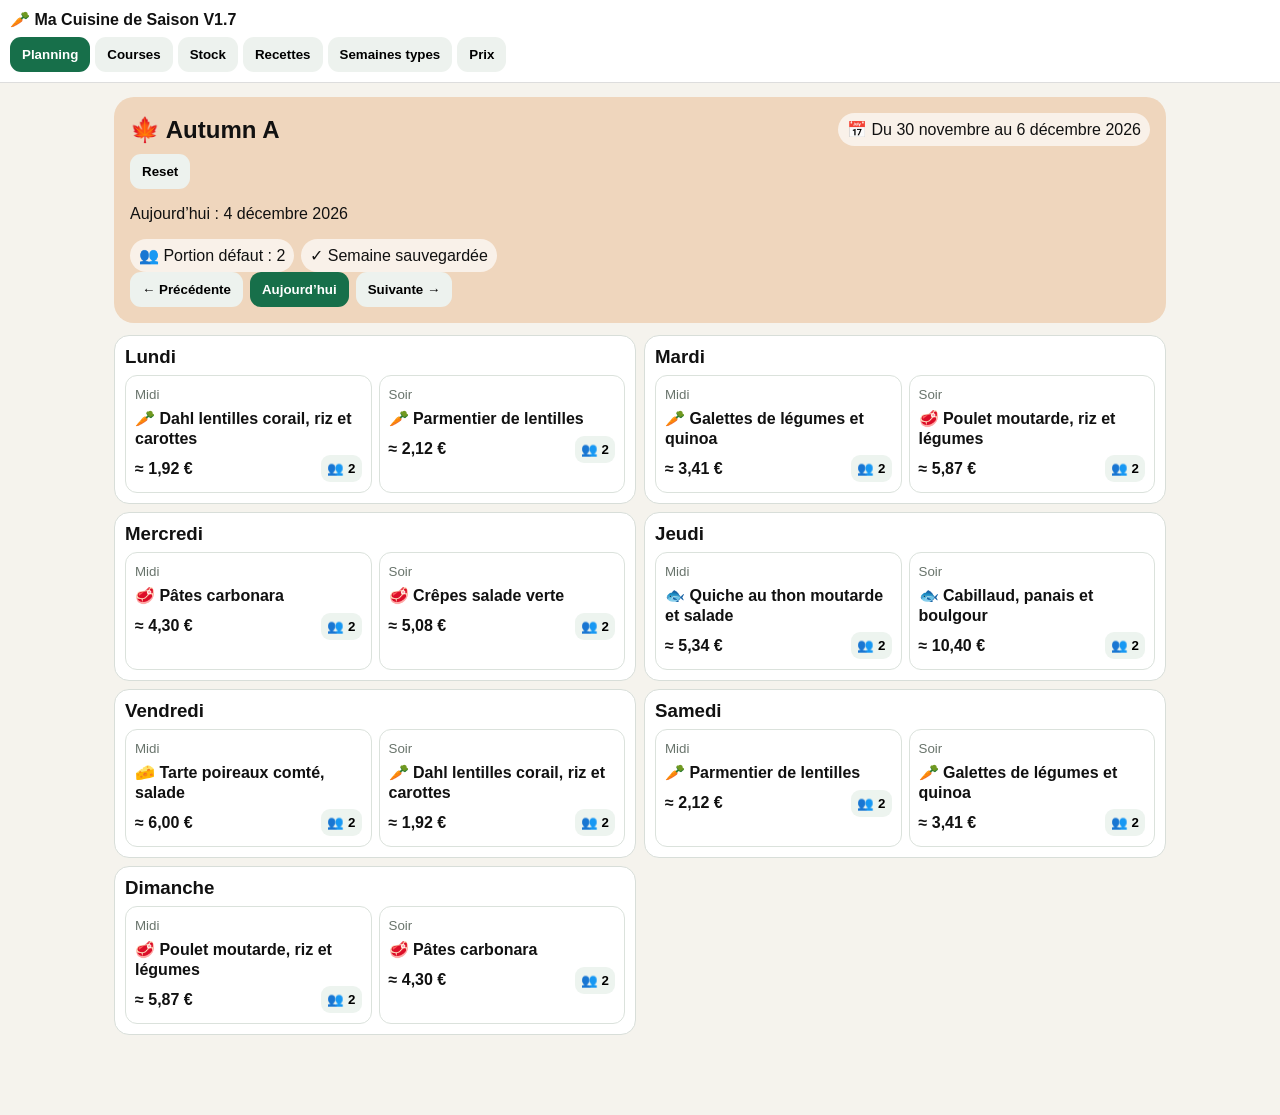
<file: Shopping_List.html>
<!doctype html><html lang="fr"><head><meta charset="utf-8"><meta name="viewport" content="width=device-width,initial-scale=1,maximum-scale=1"><meta name="apple-mobile-web-app-capable" content="yes"><title>Ma Cuisine V1.7</title><style>
*{box-sizing:border-box}body{margin:0;background:#f5f3ed;color:#111;font-family:-apple-system,BlinkMacSystemFont,"Segoe UI",sans-serif}header{position:sticky;top:0;z-index:10;background:#fff;border-bottom:1px solid #ddd;padding:10px}.brand{font-weight:900}.nav{display:flex;gap:5px;overflow-x:auto;padding-top:8px}.nav button,.btn{border:0;border-radius:11px;padding:10px 12px;background:#edf2ee;font-weight:700;white-space:nowrap}.nav button.on,.primary{background:#176f4a!important;color:#fff}main{max-width:1080px;margin:auto;padding:14px 14px 80px}.hide{display:none!important}.hero{border-radius:20px;padding:16px;margin-bottom:12px;color:#111}.Spring{background:#e6f3d7}.Summer{background:#fff0b8}.Autumn{background:#efd6bd}.Winter{background:#d8eafd}.row{display:flex;align-items:center;gap:7px;flex-wrap:wrap}.hero h1{margin:0;flex:1}.pill{background:#ffffffaa;padding:7px 9px;border-radius:999px}.resetline{margin:8px 0}.planner,.cards{display:grid;gap:8px}.day,.card{background:#fff;border:1px solid #d8ded9;border-radius:15px;padding:10px}.day h3{margin:0 0 7px}.meals{display:grid;grid-template-columns:1fr 1fr;gap:7px}.meal{border:1px solid #dbe2dc;border-radius:12px;padding:9px;min-height:118px;touch-action:manipulation}.meal small{color:#69746c}.name{font-weight:800;margin:6px 0;line-height:1.22}.bottom{display:flex;justify-content:space-between;align-items:center;margin-top:7px}.portion{border:0;border-radius:9px;padding:6px;background:#edf4ef;font-weight:800}.tools{display:flex;gap:7px;flex-wrap:wrap;margin:10px 0}.tools input,.tools select,input,select{padding:10px;border:1px solid #ccd5ce;border-radius:10px;background:#fff;max-width:100%}.modal{position:fixed;inset:0;background:#10251d99;z-index:40;display:grid;place-items:end}.sheet{background:#fff;width:100%;max-height:88vh;overflow:auto;border-radius:24px 24px 0 0;padding:18px}.choice{width:100%;text-align:left;padding:12px;margin:5px 0;border:1px solid #dbe2dc;border-radius:12px;background:#fff}.balance{display:grid;grid-template-columns:repeat(2,1fr);gap:6px;margin:9px 0}.meter{background:#fff;padding:7px;border-radius:9px;font-weight:700}.shop{background:#fff;border-radius:14px;padding:10px;margin:8px 0}.shop h3{margin:0 0 5px;border-bottom:1px solid #ddd;padding-bottom:5px}.shoprow{display:grid;grid-template-columns:auto 1fr auto;gap:7px;align-items:start;padding:7px 0;border-bottom:1px solid #eee;font-size:14px}.muted{color:#68736c;font-size:12px}.subtotal{text-align:right;font-weight:800;font-size:14px;margin:7px 0 0}.stockrow,.pricerow{display:grid;grid-template-columns:1fr auto;gap:10px;align-items:center}.state{border:0;border-radius:999px;padding:8px 10px;font-weight:800}.sufficient{background:#dff5e6;color:#14613b}.partial{background:#fff0bc;color:#705600}.missing{background:#fde0df;color:#8c201c}.notice{padding:8px;border-radius:9px;background:#eef8f2;color:#165f42;margin:7px 0;font-size:13px}.manual{background:#f8f2ff}.del{border:0;background:#f4e4e4;border-radius:8px;padding:5px}.search{width:min(100%,420px)}@media(min-width:760px){.planner{grid-template-columns:1fr 1fr}.cards{grid-template-columns:repeat(2,1fr)}.modal{place-items:center}.sheet{max-width:680px;border-radius:24px}}@media(max-width:430px){main{padding:9px 7px 70px}.hero{padding:13px}.hero h1{font-size:21px}.meal{padding:7px;min-height:112px}.name{font-size:13px}.day{padding:7px}.shoprow{font-size:13px}.nav button{padding:9px 10px}}</style></head><body><header><div class="brand">🥕 Ma Cuisine de Saison V1.7</div><div class="nav"><button data-p="planning" class="on">Planning</button><button data-p="courses">Courses</button><button data-p="stock">Stock</button><button data-p="recipes">Recettes</button><button data-p="templates">Semaines types</button><button data-p="prices">Prix</button></div></header><main>
<section id="planning" class="page"><div id="hero"></div><div id="planner" class="planner"></div></section><section id="courses" class="page hide"><div class="row"><h1 style="flex:1">🛒 Courses</h1><button class="btn primary" onclick="addManual()">+ Ajouter</button></div><div id="courseHead"></div><div id="courseList"></div></section><section id="stock" class="page hide"><h1>Stock fréquent</h1><p>Appuyez sur l’état pour le modifier.</p><div id="stockList" class="cards"></div></section><section id="recipes" class="page hide"><h1>Recettes</h1><div class="tools"><input id="q" placeholder="Rechercher"><select id="cf"><option value="">Toutes catégories</option><option>Végétarien</option><option>Viande</option><option>Poisson</option><option>Fromage</option></select><select id="sf"><option value="">Toutes saisons</option><option>Spring</option><option>Summer</option><option>Autumn</option><option>Winter</option></select></div><div id="recipeList" class="cards"></div></section><section id="templates" class="page hide"><h1>Semaines types</h1><div id="templateHead"></div><div id="templateGrid" class="planner"></div></section><section id="prices" class="page hide"><h1>Prix des ingrédients</h1><input id="priceSearch" class="search" placeholder="🔍 Rechercher un ingrédient"><p>Prix indicatifs modifiables.</p><div id="priceList" class="cards"></div></section></main><div id="modal" class="modal hide" onclick="if(event.target===this)closeM()"><div id="sheet" class="sheet"></div></div><script>
const DATA={"recipes": [{"n": "Dahl lentilles corail, riz et carottes", "c": "Végétarien", "t": 35, "s": ["Spring", "Autumn", "Winter"], "i": [["Lentilles corail", 90, "g", "Épicerie"], ["Riz", 80, "g", "Épicerie"], ["Carottes", 180, "g", "Fruits & légumes"]]}, {"n": "Curry de légumes et riz", "c": "Végétarien", "t": 35, "s": ["Spring", "Summer"], "i": [["Riz", 80, "g", "Épicerie"], ["Légumes de saison", 300, "g", "Fruits & légumes"], ["Lait de coco", 100, "ml", "Épicerie"]]}, {"n": "Chili sin carne et riz", "c": "Végétarien", "t": 40, "s": ["Spring", "Summer", "Autumn", "Winter"], "i": [["Haricots rouges", 120, "g", "Épicerie"], ["Riz", 80, "g", "Épicerie"], ["Tomates concassées", 150, "g", "Épicerie"]]}, {"n": "Risotto au parmesan", "c": "Végétarien", "t": 35, "s": ["Spring", "Summer", "Autumn", "Winter"], "i": [["Riz à risotto", 90, "g", "Épicerie"], ["Parmesan", 30, "g", "Crèmerie"], ["Champignons", 120, "g", "Fruits & légumes"]]}, {"n": "Lasagne aux épinards et salade verte", "c": "Végétarien", "t": 55, "s": ["Spring", "Summer"], "i": [["Lasagnes", 100, "g", "Épicerie"], ["Épinards", 180, "g", "Fruits & légumes"], ["Fromage", 50, "g", "Crèmerie"], ["Salade verte", 0.5, "unité", "Fruits & légumes"]]}, {"n": "Parmentier de lentilles", "c": "Végétarien", "t": 50, "s": ["Autumn", "Winter"], "i": [["Lentilles vertes", 90, "g", "Épicerie"], ["Pommes de terre", 250, "g", "Fruits & légumes"], ["Carottes", 100, "g", "Fruits & légumes"]]}, {"n": "Soupe au potiron et stracciatella", "c": "Végétarien", "t": 35, "s": ["Autumn", "Winter"], "i": [["Potiron", 350, "g", "Fruits & légumes"], ["Stracciatella", 60, "g", "Crèmerie"], ["Pommes de terre", 100, "g", "Fruits & légumes"]]}, {"n": "Ratatouille et semoule", "c": "Végétarien", "t": 40, "s": ["Summer", "Autumn"], "i": [["Légumes pour ratatouille", 350, "g", "Fruits & légumes"], ["Semoule", 90, "g", "Épicerie"]]}, {"n": "Galettes de légumes et quinoa", "c": "Végétarien", "t": 40, "s": ["Spring", "Summer", "Autumn", "Winter"], "i": [["Légumes de saison", 250, "g", "Fruits & légumes"], ["Quinoa", 90, "g", "Épicerie"], ["Œufs", 1, "unité", "Crèmerie"]]}, {"n": "Salade César", "c": "Végétarien", "t": 20, "s": ["Spring", "Summer", "Autumn"], "i": [["Salade verte", 0.5, "unité", "Fruits & légumes"], ["Parmesan", 25, "g", "Crèmerie"], ["Croûtons", 40, "g", "Épicerie"]]}, {"n": "Escalope milanaise et salade verte", "c": "Viande", "t": 30, "s": ["Spring", "Summer", "Autumn"], "i": [["Escalope", 160, "g", "Boucherie"], ["Chapelure", 40, "g", "Épicerie"], ["Salade verte", 0.5, "unité", "Fruits & légumes"]]}, {"n": "Poulet moutarde, riz et légumes", "c": "Viande", "t": 40, "s": ["Spring", "Summer", "Autumn", "Winter"], "i": [["Poulet", 160, "g", "Boucherie"], ["Riz", 80, "g", "Épicerie"], ["Légumes de saison", 250, "g", "Fruits & légumes"]]}, {"n": "Lentilles saucisse de Morteau", "c": "Viande", "t": 45, "s": ["Autumn", "Winter"], "i": [["Saucisse de Morteau", 0.5, "unité", "Boucherie"], ["Lentilles vertes", 100, "g", "Épicerie"], ["Carottes", 100, "g", "Fruits & légumes"]]}, {"n": "Burger et pommes de terre", "c": "Viande", "t": 40, "s": ["Spring", "Summer", "Autumn", "Winter"], "i": [["Steak haché", 1, "unité", "Boucherie"], ["Pain burger", 1, "unité", "Boulangerie"], ["Pommes de terre", 250, "g", "Fruits & légumes"], ["Salade verte", 0.25, "unité", "Fruits & légumes"]]}, {"n": "Pâtes carbonara", "c": "Viande", "t": 25, "s": ["Spring", "Summer", "Autumn", "Winter"], "i": [["Pâtes", 110, "g", "Épicerie"], ["Lardons", 80, "g", "Boucherie"], ["Œufs", 1, "unité", "Crèmerie"], ["Parmesan", 25, "g", "Crèmerie"]]}, {"n": "Pâtes bolognaises", "c": "Viande", "t": 40, "s": ["Spring", "Summer", "Autumn", "Winter"], "i": [["Pâtes", 110, "g", "Épicerie"], ["Bœuf haché", 120, "g", "Boucherie"], ["Tomates concassées", 150, "g", "Épicerie"], ["Carottes", 100, "g", "Fruits & légumes"]]}, {"n": "Croque-monsieur salade verte", "c": "Viande", "t": 20, "s": ["Spring", "Summer", "Autumn"], "i": [["Pain de mie", 2, "unité", "Boulangerie"], ["Jambon", 1, "unité", "Boucherie"], ["Fromage", 40, "g", "Crèmerie"], ["Salade verte", 0.5, "unité", "Fruits & légumes"]]}, {"n": "Crêpes salade verte", "c": "Viande", "t": 35, "s": ["Spring", "Summer", "Autumn"], "i": [["Œufs", 1, "unité", "Crèmerie"], ["Lait", 150, "ml", "Crèmerie"], ["Jambon", 1, "unité", "Boucherie"], ["Fromage", 40, "g", "Crèmerie"], ["Salade verte", 0.5, "unité", "Fruits & légumes"]]}, {"n": "Poulet rôti et légumes d'hiver", "c": "Viande", "t": 70, "s": ["Autumn", "Winter"], "i": [["Poulet rôti", 250, "g", "Boucherie"], ["Légumes d'hiver", 300, "g", "Fruits & légumes"], ["Pommes de terre", 200, "g", "Fruits & légumes"]]}, {"n": "Cabillaud, riz et fenouil", "c": "Poisson", "t": 35, "s": ["Spring", "Summer", "Autumn", "Winter"], "i": [["Cabillaud", 170, "g", "Poissonnerie"], ["Riz", 80, "g", "Épicerie"], ["Fenouil", 150, "g", "Fruits & légumes"]]}, {"n": "Quiche au thon moutarde et salade", "c": "Poisson", "t": 45, "s": ["Spring", "Summer", "Autumn", "Winter"], "i": [["Thon", 100, "g", "Poissonnerie"], ["Pâte brisée", 0.25, "unité", "Épicerie"], ["Œufs", 1, "unité", "Crèmerie"], ["Salade verte", 0.5, "unité", "Fruits & légumes"]]}, {"n": "Sardines, avocat et salade verte", "c": "Poisson", "t": 15, "s": ["Spring", "Summer", "Autumn"], "i": [["Sardines", 120, "g", "Poissonnerie"], ["Avocat", 0.5, "unité", "Fruits & légumes"], ["Salade verte", 0.5, "unité", "Fruits & légumes"]]}, {"n": "Saumon, poireaux et riz complet", "c": "Poisson", "t": 35, "s": ["Autumn", "Winter"], "i": [["Saumon", 170, "g", "Poissonnerie"], ["Poireaux", 250, "g", "Fruits & légumes"], ["Riz complet", 80, "g", "Épicerie"]]}, {"n": "Cabillaud, panais et boulgour", "c": "Poisson", "t": 40, "s": ["Autumn", "Winter"], "i": [["Cabillaud", 170, "g", "Poissonnerie"], ["Panais", 180, "g", "Fruits & légumes"], ["Boulgour", 80, "g", "Épicerie"]]}, {"n": "Saumon, courgettes et quinoa", "c": "Poisson", "t": 35, "s": ["Spring", "Summer"], "i": [["Saumon", 170, "g", "Poissonnerie"], ["Courgettes", 250, "g", "Fruits & légumes"], ["Quinoa", 80, "g", "Épicerie"]]}, {"n": "Gnocchi au gorgonzola et salade verte", "c": "Fromage", "t": 25, "s": ["Spring", "Summer", "Autumn", "Winter"], "i": [["Gnocchi", 180, "g", "Épicerie"], ["Gorgonzola", 60, "g", "Crèmerie"], ["Salade verte", 0.5, "unité", "Fruits & légumes"]]}, {"n": "Toast de chèvre et salade verte", "c": "Fromage", "t": 20, "s": ["Spring", "Summer", "Autumn"], "i": [["Pain", 2, "unité", "Boulangerie"], ["Chèvre", 70, "g", "Crèmerie"], ["Salade verte", 0.5, "unité", "Fruits & légumes"]]}, {"n": "Tarte poireaux comté, salade", "c": "Fromage", "t": 50, "s": ["Autumn", "Winter"], "i": [["Poireaux", 250, "g", "Fruits & légumes"], ["Comté", 50, "g", "Crèmerie"], ["Pâte brisée", 0.25, "unité", "Épicerie"], ["Salade verte", 0.5, "unité", "Fruits & légumes"]]}, {"n": "Gratin courge comté", "c": "Fromage", "t": 50, "s": ["Autumn", "Winter"], "i": [["Courge", 350, "g", "Fruits & légumes"], ["Comté", 60, "g", "Crèmerie"], ["Crème", 50, "ml", "Crèmerie"]]}, {"n": "Quiche épinards fromage", "c": "Fromage", "t": 45, "s": ["Spring", "Summer"], "i": [["Épinards", 180, "g", "Fruits & légumes"], ["Fromage", 50, "g", "Crèmerie"], ["Pâte brisée", 0.25, "unité", "Épicerie"], ["Œufs", 1, "unité", "Crèmerie"]]}, {"n": "Gratin poireaux fromage", "c": "Fromage", "t": 45, "s": ["Autumn", "Winter"], "i": [["Poireaux", 300, "g", "Fruits & légumes"], ["Fromage", 60, "g", "Crèmerie"], ["Pommes de terre", 180, "g", "Fruits & légumes"]]}], "prices": {"Riz": [2.3, "kg"], "Pâtes": [2.2, "kg"], "Riz complet": [3.2, "kg"], "Riz à risotto": [4.0, "kg"], "Quinoa": [6.5, "kg"], "Semoule": [2.8, "kg"], "Lentilles corail": [4.2, "kg"], "Lentilles vertes": [3.8, "kg"], "Haricots rouges": [4.0, "kg"], "Tomates concassées": [3.0, "kg"], "Lait de coco": [4.5, "L"], "Boulgour": [3.3, "kg"], "Carottes": [2.2, "kg"], "Pommes de terre": [2.0, "kg"], "Salade verte": [1.4, "unité"], "Légumes de saison": [3.2, "kg"], "Légumes pour ratatouille": [3.5, "kg"], "Légumes d'hiver": [3.0, "kg"], "Potiron": [2.8, "kg"], "Courge": [2.8, "kg"], "Épinards": [5.0, "kg"], "Champignons": [7.0, "kg"], "Fenouil": [3.5, "kg"], "Panais": [3.8, "kg"], "Poireaux": [3.0, "kg"], "Courgettes": [3.5, "kg"], "Avocat": [1.3, "unité"], "Parmesan": [22, "kg"], "Fromage": [17.2, "kg"], "Stracciatella": [22, "kg"], "Œufs": [0.32, "unité"], "Escalope": [16, "kg"], "Poulet": [12.2, "kg"], "Saucisse de Morteau": [5.5, "unité"], "Steak haché": [2.8, "unité"], "Lardons": [13, "kg"], "Bœuf haché": [19.1, "kg"], "Jambon": [0.65, "unité"], "Poulet rôti": [10, "kg"], "Cabillaud": [25, "kg"], "Thon": [12, "kg"], "Sardines": [10, "kg"], "Saumon": [22, "kg"], "Gnocchi": [4, "kg"], "Gorgonzola": [20, "kg"], "Chèvre": [20, "kg"], "Comté": [22, "kg"], "Crème": [4, "L"], "Lait": [1.2, "L"], "Pain burger": [0.6, "unité"], "Pain de mie": [0.18, "unité"], "Pain": [0.3, "unité"], "Pâte brisée": [1.8, "unité"], "Lasagnes": [3.8, "kg"], "Croûtons": [8, "kg"], "Chapelure": [3, "kg"]}, "templates": {"Spring A": ["Dahl lentilles corail, riz et carottes", "Risotto au parmesan", "Salade César", "Burger et pommes de terre", "Croque-monsieur salade verte", "Quiche au thon moutarde et salade", "Gnocchi au gorgonzola et salade verte", "Dahl lentilles corail, riz et carottes", "Risotto au parmesan", "Salade César", "Burger et pommes de terre", "Croque-monsieur salade verte", "Quiche au thon moutarde et salade", "Gnocchi au gorgonzola et salade verte"], "Spring B": ["Galettes de légumes et quinoa", "Poulet moutarde, riz et légumes", "Pâtes bolognaises", "Cabillaud, riz et fenouil", "Saumon, courgettes et quinoa", "Quiche épinards fromage", "Chili sin carne et riz", "Galettes de légumes et quinoa", "Poulet moutarde, riz et légumes", "Pâtes bolognaises", "Cabillaud, riz et fenouil", "Saumon, courgettes et quinoa", "Quiche épinards fromage", "Chili sin carne et riz"], "Spring C": ["Pâtes carbonara", "Crêpes salade verte", "Sardines, avocat et salade verte", "Toast de chèvre et salade verte", "Curry de légumes et riz", "Lasagne aux épinards et salade verte", "Escalope milanaise et salade verte", "Pâtes carbonara", "Crêpes salade verte", "Sardines, avocat et salade verte", "Toast de chèvre et salade verte", "Curry de légumes et riz", "Lasagne aux épinards et salade verte", "Escalope milanaise et salade verte"], "Spring D": ["Quiche au thon moutarde et salade", "Gnocchi au gorgonzola et salade verte", "Dahl lentilles corail, riz et carottes", "Risotto au parmesan", "Salade César", "Burger et pommes de terre", "Croque-monsieur salade verte", "Quiche au thon moutarde et salade", "Gnocchi au gorgonzola et salade verte", "Dahl lentilles corail, riz et carottes", "Risotto au parmesan", "Salade César", "Burger et pommes de terre", "Croque-monsieur salade verte"], "Summer A": ["Curry de légumes et riz", "Lasagne aux épinards et salade verte", "Salade César", "Burger et pommes de terre", "Croque-monsieur salade verte", "Quiche au thon moutarde et salade", "Gnocchi au gorgonzola et salade verte", "Curry de légumes et riz", "Lasagne aux épinards et salade verte", "Salade César", "Burger et pommes de terre", "Croque-monsieur salade verte", "Quiche au thon moutarde et salade", "Gnocchi au gorgonzola et salade verte"], "Summer B": ["Galettes de légumes et quinoa", "Poulet moutarde, riz et légumes", "Pâtes bolognaises", "Cabillaud, riz et fenouil", "Saumon, courgettes et quinoa", "Quiche épinards fromage", "Risotto au parmesan", "Galettes de légumes et quinoa", "Poulet moutarde, riz et légumes", "Pâtes bolognaises", "Cabillaud, riz et fenouil", "Saumon, courgettes et quinoa", "Quiche épinards fromage", "Risotto au parmesan"], "Summer C": ["Pâtes carbonara", "Crêpes salade verte", "Sardines, avocat et salade verte", "Toast de chèvre et salade verte", "Chili sin carne et riz", "Ratatouille et semoule", "Escalope milanaise et salade verte", "Pâtes carbonara", "Crêpes salade verte", "Sardines, avocat et salade verte", "Toast de chèvre et salade verte", "Chili sin carne et riz", "Ratatouille et semoule", "Escalope milanaise et salade verte"], "Summer D": ["Quiche au thon moutarde et salade", "Gnocchi au gorgonzola et salade verte", "Curry de légumes et riz", "Lasagne aux épinards et salade verte", "Salade César", "Burger et pommes de terre", "Croque-monsieur salade verte", "Quiche au thon moutarde et salade", "Gnocchi au gorgonzola et salade verte", "Curry de légumes et riz", "Lasagne aux épinards et salade verte", "Salade César", "Burger et pommes de terre", "Croque-monsieur salade verte"], "Autumn A": ["Dahl lentilles corail, riz et carottes", "Parmentier de lentilles", "Galettes de légumes et quinoa", "Poulet moutarde, riz et légumes", "Pâtes carbonara", "Crêpes salade verte", "Quiche au thon moutarde et salade", "Cabillaud, panais et boulgour", "Tarte poireaux comté, salade", "Dahl lentilles corail, riz et carottes", "Parmentier de lentilles", "Galettes de légumes et quinoa", "Poulet moutarde, riz et légumes", "Pâtes carbonara"], "Autumn B": ["Ratatouille et semoule", "Escalope milanaise et salade verte", "Burger et pommes de terre", "Croque-monsieur salade verte", "Cabillaud, riz et fenouil", "Saumon, poireaux et riz complet", "Toast de chèvre et salade verte", "Gratin poireaux fromage", "Risotto au parmesan", "Ratatouille et semoule", "Escalope milanaise et salade verte", "Burger et pommes de terre", "Croque-monsieur salade verte", "Cabillaud, riz et fenouil"], "Autumn C": ["Lentilles saucisse de Morteau", "Pâtes bolognaises", "Poulet rôti et légumes d'hiver", "Sardines, avocat et salade verte", "Gnocchi au gorgonzola et salade verte", "Gratin courge comté", "Chili sin carne et riz", "Soupe au potiron et stracciatella", "Salade César", "Lentilles saucisse de Morteau", "Pâtes bolognaises", "Poulet rôti et légumes d'hiver", "Sardines, avocat et salade verte", "Gnocchi au gorgonzola et salade verte"], "Autumn D": ["Crêpes salade verte", "Quiche au thon moutarde et salade", "Cabillaud, panais et boulgour", "Tarte poireaux comté, salade", "Dahl lentilles corail, riz et carottes", "Parmentier de lentilles", "Galettes de légumes et quinoa", "Poulet moutarde, riz et légumes", "Pâtes carbonara", "Crêpes salade verte", "Quiche au thon moutarde et salade", "Cabillaud, panais et boulgour", "Tarte poireaux comté, salade", "Dahl lentilles corail, riz et carottes"], "Winter A": ["Dahl lentilles corail, riz et carottes", "Parmentier de lentilles", "Poulet moutarde, riz et légumes", "Pâtes carbonara", "Cabillaud, riz et fenouil", "Cabillaud, panais et boulgour", "Gratin courge comté", "Chili sin carne et riz", "Soupe au potiron et stracciatella", "Lentilles saucisse de Morteau", "Pâtes bolognaises", "Quiche au thon moutarde et salade", "Gnocchi au gorgonzola et salade verte", "Gratin poireaux fromage"], "Winter B": ["Galettes de légumes et quinoa", "Burger et pommes de terre", "Poulet rôti et légumes d'hiver", "Saumon, poireaux et riz complet", "Tarte poireaux comté, salade", "Dahl lentilles corail, riz et carottes", "Parmentier de lentilles", "Poulet moutarde, riz et légumes", "Pâtes carbonara", "Cabillaud, riz et fenouil", "Cabillaud, panais et boulgour", "Gratin courge comté", "Chili sin carne et riz", "Soupe au potiron et stracciatella"], "Winter C": ["Pâtes bolognaises", "Quiche au thon moutarde et salade", "Gnocchi au gorgonzola et salade verte", "Gratin poireaux fromage", "Risotto au parmesan", "Galettes de légumes et quinoa", "Burger et pommes de terre", "Poulet rôti et légumes d'hiver", "Saumon, poireaux et riz complet", "Tarte poireaux comté, salade", "Dahl lentilles corail, riz et carottes", "Parmentier de lentilles", "Poulet moutarde, riz et légumes", "Pâtes carbonara"], "Winter D": ["Cabillaud, panais et boulgour", "Gratin courge comté", "Chili sin carne et riz", "Soupe au potiron et stracciatella", "Lentilles saucisse de Morteau", "Pâtes bolognaises", "Quiche au thon moutarde et salade", "Gnocchi au gorgonzola et salade verte", "Gratin poireaux fromage", "Risotto au parmesan", "Galettes de légumes et quinoa", "Burger et pommes de terre", "Poulet rôti et légumes d'hiver", "Saumon, poireaux et riz complet"]}},ICON={Végétarien:'🥕',Viande:'🥩',Poisson:'🐟',Fromage:'🧀'},SICON={Spring:'🌼',Summer:'☀️',Autumn:'🍁',Winter:'❄️'},days=['Lundi','Mardi','Mercredi','Jeudi','Vendredi','Samedi','Dimanche'],frequent=['Riz','Pâtes','Riz complet','Riz à risotto','Quinoa','Semoule','Lentilles corail','Lentilles vertes','Haricots rouges','Tomates concassées','Lait de coco','Boulgour'];
const pad=n=>String(n).padStart(2,'0'),iso=d=>d.getFullYear()+'-'+pad(d.getMonth()+1)+'-'+pad(d.getDate()),monday=d=>{let x=new Date(d),g=x.getDay()||7;x.setDate(x.getDate()-g+1);x.setHours(12,0,0,0);return x},add=(d,n)=>{let x=new Date(d);x.setDate(x.getDate()+n);return x},fmt=d=>d.toLocaleDateString('fr-FR',{day:'numeric',month:'long',year:'numeric'}),range=d=>'Du '+d.toLocaleDateString('fr-FR',{day:'numeric',month:'long'})+' au '+add(d,6).toLocaleDateString('fr-FR',{day:'numeric',month:'long',year:'numeric'}),eur=n=>'≈ '+n.toFixed(2).replace('.',',')+' €';
function seasonFor(d){let m=d.getMonth()+1;return m>=3&&m<=5?'Spring':m>=6&&m<=8?'Summer':m>=9&&m<=11?'Autumn':'Winter'}function seasonStart(d){let s=seasonFor(d),y=d.getFullYear(),mo={Spring:2,Summer:5,Autumn:8,Winter:11}[s];if(s==='Winter'&&d.getMonth()<2)y--;let f=new Date(y,mo,1),g=f.getDay()||7;return add(f,(8-g)%7)}function typeFor(d){let s=seasonFor(d),w=Math.floor((d-seasonStart(d))/604800000);if(w<0)return typeFor(add(d,-7));return s+' '+'ABCD'[w%4]}
let today=monday(new Date()),st=JSON.parse(localStorage.getItem('mcsv14')||'null')||{visible:iso(today),portion:2,weeks:{},templates:DATA.templates,stock:{},prices:DATA.prices,checks:{},manual:{}};st.prices={...DATA.prices,...(st.prices||{})};frequent.forEach(x=>{if(!st.stock[x])st.stock[x]='missing'});const save=()=>localStorage.setItem('mcsv14',JSON.stringify(st)),vis=()=>new Date(st.visible+'T12:00:00'),wk=()=>st.visible,R=n=>DATA.recipes.find(r=>r.n===n),ensure=()=>st.weeks[wk()]||(st.weeks[wk()]={base:typeFor(vis()),overrides:{},portions:{}}),actual=i=>Object.hasOwn(ensure().overrides,i)?ensure().overrides[i]:st.templates[ensure().base][i];
function unitCost(name,q,u){let p=st.prices[name];if(!p)return 0;return p[0]*(u==='g'||u==='ml'?q/1000:q)}function recipeCost(n,p){return R(n).i.reduce((s,x)=>s+unitCost(x[0],x[1]*p,x[2]),0)}
document.querySelectorAll('.nav button').forEach(b=>b.onclick=()=>show(b.dataset.p));function show(p){document.querySelectorAll('.page').forEach(x=>x.classList.add('hide'));document.getElementById(p).classList.remove('hide');document.querySelectorAll('.nav button').forEach(x=>x.classList.toggle('on',x.dataset.p===p));if(p==='courses')renderCourses();if(p==='stock')renderStock();if(p==='recipes')renderRecipes();if(p==='templates')renderTemplates();if(p==='prices')renderPrices()}
function move(n){st.visible=iso(add(vis(),n*7));ensure();save();renderPlan();renderCourses()}function goToday(){st.visible=iso(today);ensure();save();renderPlan();renderCourses()}
function renderPlan(){let d=vis(),w=ensure(),s=w.base.split(' ')[0];hero.innerHTML=`<div class="hero ${s}"><div class="row"><h1>${SICON[s]} ${w.base}</h1><span class="pill">📅 ${range(d)}</span></div><div class="resetline"><button class="btn" onpointerdown="holdReset()" onpointerup="clearTimeout(timer)">Reset</button></div><p>Aujourd’hui : ${fmt(new Date())}</p><div class="row"><span class="pill" onpointerdown="holdDefault()">👥 Portion défaut : ${st.portion}</span><span class="pill">✓ Semaine sauvegardée</span></div><div class="row"><button class="btn" onclick="move(-1)">← Précédente</button><button class="btn primary" onclick="goToday()">Aujourd’hui</button><button class="btn" onclick="move(1)">Suivante →</button></div></div>`;planner.innerHTML=days.map((d,di)=>`<article class="day"><h3>${d}</h3><div class="meals">${[0,1].map(mi=>meal(di*2+mi,mi?'Soir':'Midi')).join('')}</div></article>`).join('')}
function meal(i,label){let n=actual(i),r=n==='RepasLibre'?null:R(n),p=ensure().portions[i]??st.portion;return `<div class="meal" onpointerdown="holdMeal(${i},false)" onpointerup="clearTimeout(timer)" onclick="clickMeal(${i})"><small>${label}</small><div class="name">${r?ICON[r.c]+' '+n:'🍽️ RepasLibre'}</div><div class="bottom"><b>${r?eur(recipeCost(n,p)):'-'}</b><button class="portion" onclick="event.stopPropagation();editPortion(${i})">👥 ${r?p:0}</button></div></div>`}
let timer,longed=false;function holdMeal(i,tpl){longed=false;clearTimeout(timer);timer=setTimeout(()=>{longed=true;tpl?picker(i,true):actions(i)},600)}function clickMeal(i){clearTimeout(timer);if(!longed&&actual(i)!=='RepasLibre')openRecipe(actual(i),ensure().portions[i]??st.portion)}function holdDefault(){clearTimeout(timer);timer=setTimeout(editDefault,600)}function holdReset(){clearTimeout(timer);timer=setTimeout(()=>{sheet.innerHTML=`<h2>Réinitialiser cette semaine</h2><button class="choice" onclick="resetWeek()">Revenir sur la semaine type de cette semaine</button><button class="choice" onclick="closeM()">Ne rien changer</button>`;openM()},600)}function resetWeek(){ensure().overrides={};ensure().portions={};save();closeM();renderPlan();renderCourses()}
function actions(i){let n=actual(i);sheet.innerHTML=`<h2>${n}</h2>${n!=='RepasLibre'?`<button class="choice" onclick='openRecipe(${JSON.stringify(n)},${ensure().portions[i]??st.portion})'>📖 Voir la recette</button>`:''}<button class="choice" onclick="picker(${i},false)">🔄 Remplacer ponctuellement</button><button class="choice" onclick="setPlan(${i},'RepasLibre')">🍽️ RepasLibre</button>`;openM()}
function picker(i,tpl){let s=tpl?document.getElementById('tw').value.split(' ')[0]:ensure().base.split(' ')[0];sheet.innerHTML=`<h2>${tpl?'Modifier la semaine type':'Remplacer le repas'}</h2><p>${days[Math.floor(i/2)]} · ${i%2?'Soir':'Midi'}</p><button class="choice" onclick="${tpl?'setTpl':'setPlan'}(${i},'RepasLibre')">🍽️ RepasLibre</button><div class="tools"><select id="pc"><option value="">Toutes catégories</option>${Object.keys(ICON).map(x=>`<option>${x}</option>`).join('')}</select><select id="ps"><option value="">Toutes saisons</option>${Object.keys(SICON).map(x=>`<option ${x===s?'selected':''}>${x}</option>`).join('')}</select></div><div id="pick"></div>`;pc.onchange=ps.onchange=()=>fillPick(i,tpl);fillPick(i,tpl);openM()}function fillPick(i,tpl){let c=pc.value,s=ps.value;pick.innerHTML=DATA.recipes.filter(r=>(!c||r.c===c)&&(!s||r.s.includes(s))).map(r=>`<button class="choice pr" data-n="${encodeURIComponent(r.n)}">${ICON[r.c]} ${r.n} · ${r.t} min</button>`).join('');document.querySelectorAll('.pr').forEach(b=>b.onclick=()=>tpl?setTpl(i,decodeURIComponent(b.dataset.n)):setPlan(i,decodeURIComponent(b.dataset.n)))}function setPlan(i,n){ensure().overrides[i]=n;save();closeM();renderPlan();renderCourses()}function setTpl(i,n){let w=tw.value;st.templates[w][i]=n;save();closeM();renderTemplates();renderPlan();renderCourses()}
function editPortion(i){let v=ensure().portions[i]??st.portion;sheet.innerHTML=`<h2>Portions</h2><div class="row"><button class="btn" onclick="chgP(${i},-1)">−</button><b id="pv">${v}</b><button class="btn" onclick="chgP(${i},1)">+</button></div><button class="choice" onclick="delete ensure().portions[${i}];save();closeM();renderPlan();renderCourses()">↺ Valeur par défaut</button>`;openM()}function chgP(i,d){ensure().portions[i]=Math.max(1,Math.min(8,(ensure().portions[i]??st.portion)+d));pv.textContent=ensure().portions[i];save();renderPlan();renderCourses()}function editDefault(){sheet.innerHTML=`<h2>Portion par défaut</h2><div class="row"><button class="btn" onclick="chgD(-1)">−</button><b id="dv">${st.portion}</b><button class="btn" onclick="chgD(1)">+</button></div>`;openM()}function chgD(d){st.portion=Math.max(1,Math.min(8,st.portion+d));dv.textContent=st.portion;save();renderPlan();renderCourses()}
function openRecipe(n,p){let r=R(n);sheet.innerHTML=`<h2>${ICON[r.c]} ${n}</h2><p>⏱️ ${r.t} min · ${eur(recipeCost(n,p))}</p><h3>Ingrédients pour ${p} personnes</h3><ul>${r.i.map(x=>`<li><b>${Math.round(x[1]*p*10)/10} ${x[2]}</b> de ${x[0]}</li>`).join('')}</ul><p><i>Procédure détaillée à intégrer après validation des fiches.</i></p>`;openM()}
function aggregate(){let m={};for(let i=0;i<14;i++){let n=actual(i);if(n==='RepasLibre')continue;let p=ensure().portions[i]??st.portion;R(n).i.forEach(([a,q,u,g])=>{let k=a+'|'+u;(m[k]??={a,q:0,u,g}).q+=q*p})}return Object.values(m)}function factor(a){return st.stock[a]==='sufficient'?0:st.stock[a]==='partial'?.5:1}function qtyText(q,u){return (u==='g'||u==='ml'?Math.ceil(q/50)*50:Math.ceil(q))+' '+u}function priceRef(a){let p=st.prices[a];return p?'('+p[0].toFixed(2).replace('.',',')+' €/'+p[1]+')':''}
function renderCourses(){let d=vis(),w=ensure(),gs={},total=0;aggregate().forEach(x=>{let f=factor(x.a);if(!f)return;x.buy=x.q*f;x.cost=unitCost(x.a,x.buy,x.u);total+=x.cost;(gs[x.g]??=[]).push(x)});let manual=st.manual[wk()]||[];manual.forEach((x,i)=>(gs['Ajouts manuels']??=[]).push({manual:true,a:x.name,manualIndex:i,cost:0}));courseHead.innerHTML=`<div class="hero ${w.base.split(' ')[0]}"><h2>${SICON[w.base.split(' ')[0]]} ${w.base}</h2><b>📅 ${range(d)}</b><h2>Total estimé : ${eur(total)}</h2><div class="notice">Les ajouts manuels sont enregistrés uniquement pour cette semaine datée et exclus du prix estimé.</div></div>`;courseList.innerHTML=Object.entries(gs).map(([g,a])=>{let sub=a.reduce((s,x)=>s+(x.manual?0:x.cost),0);return `<div class="shop ${g==='Ajouts manuels'?'manual':''}"><h3>${g}</h3>${a.map(x=>{let ck=wk()+'|'+g+'|'+x.a;if(x.manual)return `<div class="shoprow"><input type="checkbox" ${st.checks[ck]?'checked':''} onchange="st.checks['${ck.replaceAll("'","\\'")}']=this.checked;save()"><div><b>${x.a}</b></div><div><button class="del" onclick="delManual(${x.manualIndex})">×</button></div></div>`;return `<div class="shoprow"><input type="checkbox" ${st.checks[ck]?'checked':''} onchange="st.checks['${ck.replaceAll("'","\\'")}']=this.checked;save()"><div><b>${x.a} : ${qtyText(x.buy,x.u)}</b><div class="muted">${priceRef(x.a)}${st.stock[x.a]==='partial'?' · quantité à vérifier':''}</div></div><div><b>${eur(x.cost)}</b></div></div>`}).join('')}${g==='Ajouts manuels'?'<p class="muted">Non inclus dans le total estimé.</p>':`<p class="subtotal">Sous-total : ${eur(sub)}</p>`}</div>`}).join('')}
function addManual(){sheet.innerHTML=`<h2>Ajouter un article</h2><label>Article<br><input id="mn" style="width:100%" placeholder="Ex. 1 rouleau de papier cuisson"></label><br><br><button class="btn primary" onclick="saveManual()">Ajouter à cette semaine</button>`;openM()}function saveManual(){let name=mn.value.trim();if(!name)return;(st.manual[wk()]??=[]).push({name});save();closeM();renderCourses()}function delManual(i){st.manual[wk()].splice(i,1);save();renderCourses()}
function renderStock(){stockList.innerHTML=frequent.map(n=>{let v=st.stock[n],lab={sufficient:'Suffisant',partial:'À compléter',missing:'Manquant'}[v];return `<div class="card stockrow"><b>${n}</b><button class="state ${v}" onclick="cycleStock('${n.replaceAll("'","\\'")}')">${lab}</button></div>`}).join('')}function cycleStock(n){st.stock[n]={missing:'sufficient',sufficient:'partial',partial:'missing'}[st.stock[n]];save();renderStock();renderCourses()}
function renderRecipes(){let qv=(q.value||'').toLowerCase(),c=cf.value,s=sf.value;recipeList.innerHTML=DATA.recipes.filter(r=>r.n.toLowerCase().includes(qv)&&(!c||r.c===c)&&(!s||r.s.includes(s))).map(r=>`<div class="card" onclick='openRecipe(${JSON.stringify(r.n)},2)'><b>${ICON[r.c]} ${r.n}</b><p>⏱️ ${r.t} min · ${eur(recipeCost(r.n,2))}</p></div>`).join('')}q.oninput=cf.onchange=sf.onchange=renderRecipes;
function renderTemplates(){let old=document.getElementById('tw'),wn=old?old.value:ensure().base,s=wn.split(' ')[0],arr=st.templates[wn],cnt={Végétarien:0,Viande:0,Poisson:0,Fromage:0};arr.forEach(n=>{let r=R(n);if(r)cnt[r.c]++});templateHead.innerHTML=`<div class="hero ${s}"><div class="row"><h1>${SICON[s]} ${wn}</h1><select id="tw">${Object.keys(st.templates).map(x=>`<option ${x===wn?'selected':''}>${x}</option>`).join('')}</select></div><div class="balance">${Object.keys(ICON).map(c=>`<div class="meter">${ICON[c]} ${cnt[c]} / ${c==='Végétarien'||c==='Viande'?4:2}</div>`).join('')}</div></div>`;tw.onchange=renderTemplates;templateGrid.innerHTML=days.map((d,di)=>`<article class="day"><h3>${d}</h3><div class="meals">${[0,1].map(mi=>{let i=di*2+mi,n=arr[i],r=R(n);return `<div class="meal" onpointerdown="holdMeal(${i},true)" onpointerup="clearTimeout(timer)"><small>${mi?'Soir':'Midi'}</small><div class="name">${r?ICON[r.c]+' '+n:'🍽️ RepasLibre'}</div></div>`}).join('')}</div></article>`).join('')}
function renderPrices(){let term=(priceSearch.value||'').toLowerCase();priceList.innerHTML=Object.keys(st.prices).filter(n=>n.toLowerCase().includes(term)).sort().map(n=>`<div class="card pricerow"><div><b>${n}</b><div class="muted">Prix par ${st.prices[n][1]}</div></div><div><input style="width:82px" type="number" step="0.01" value="${st.prices[n][0]}" onchange="st.prices['${n.replaceAll("'","\\'")}'][0]=+this.value;save();renderPlan();renderCourses();renderRecipes()"> €</div></div>`).join('')}priceSearch.oninput=renderPrices;
function openM(){modal.classList.remove('hide')}function closeM(){modal.classList.add('hide')}ensure();save();renderPlan();renderCourses();renderRecipes();
</script></body></html>
</file>
